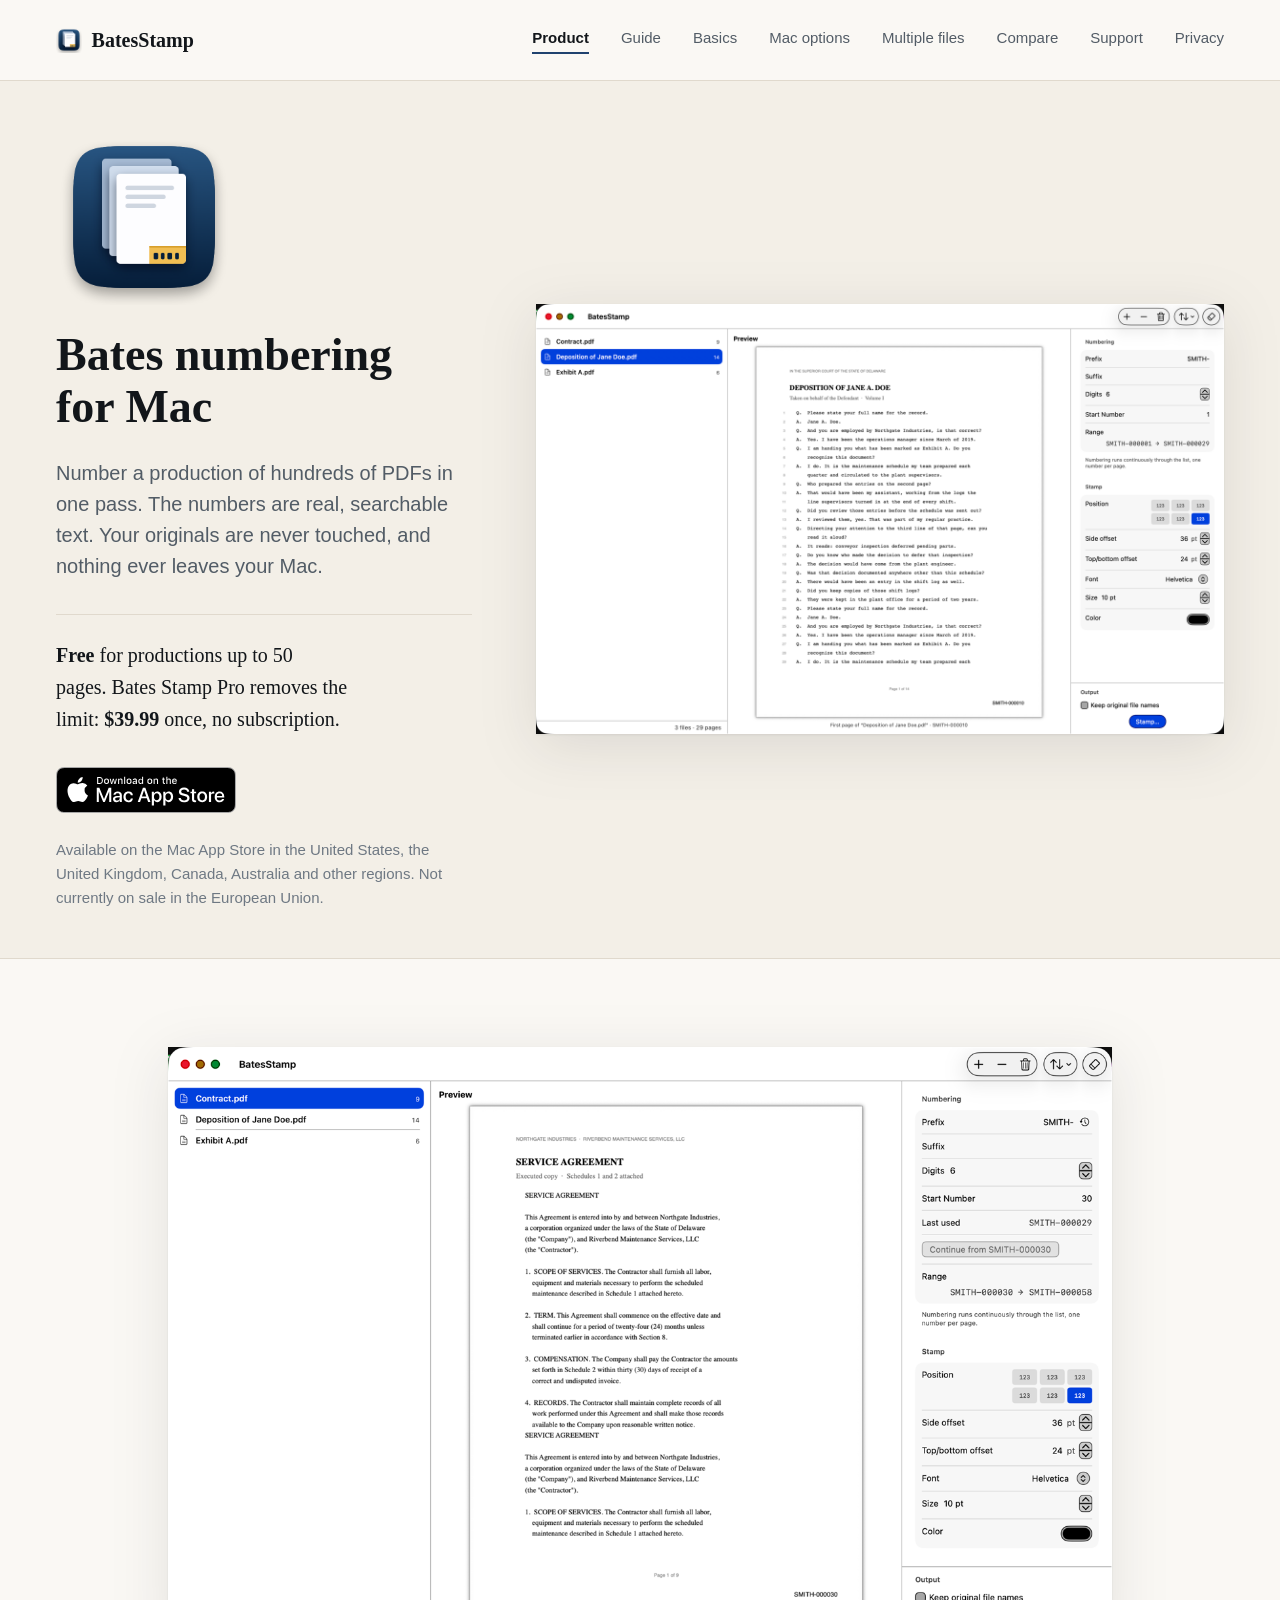
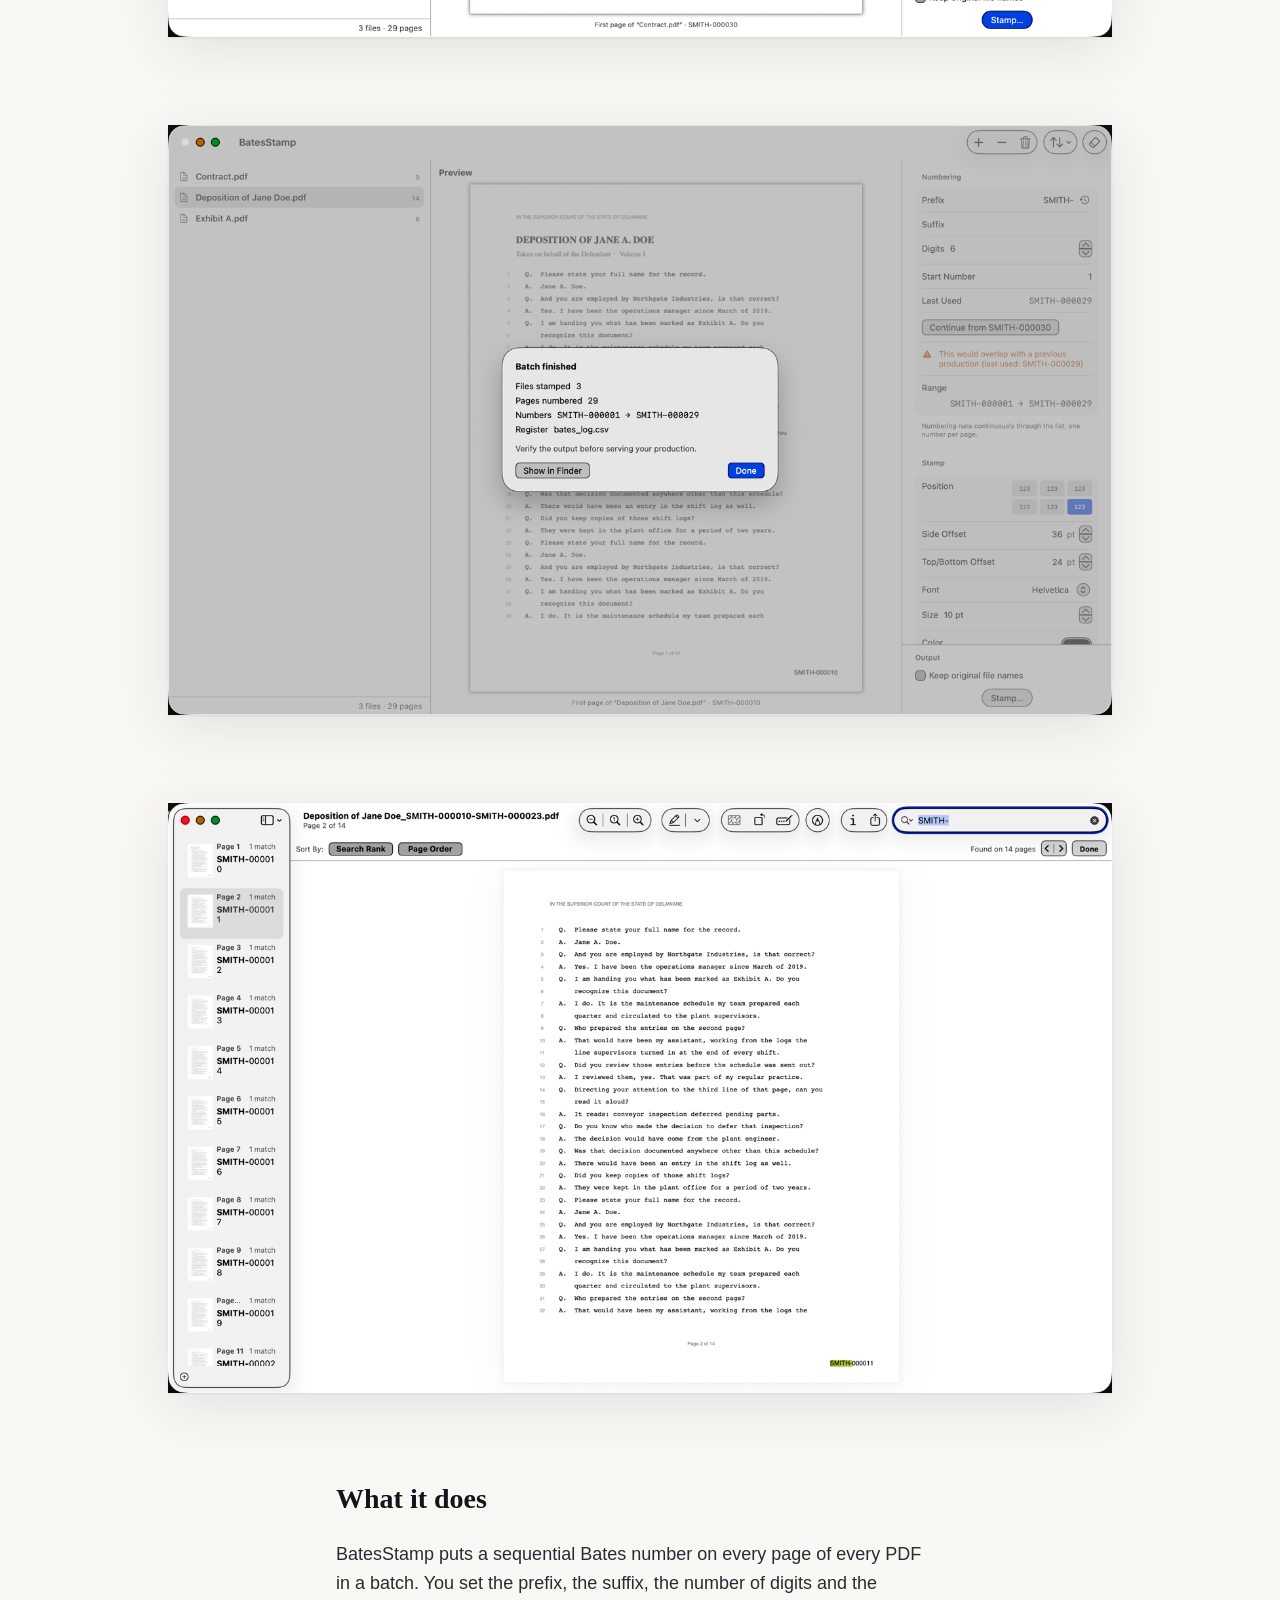
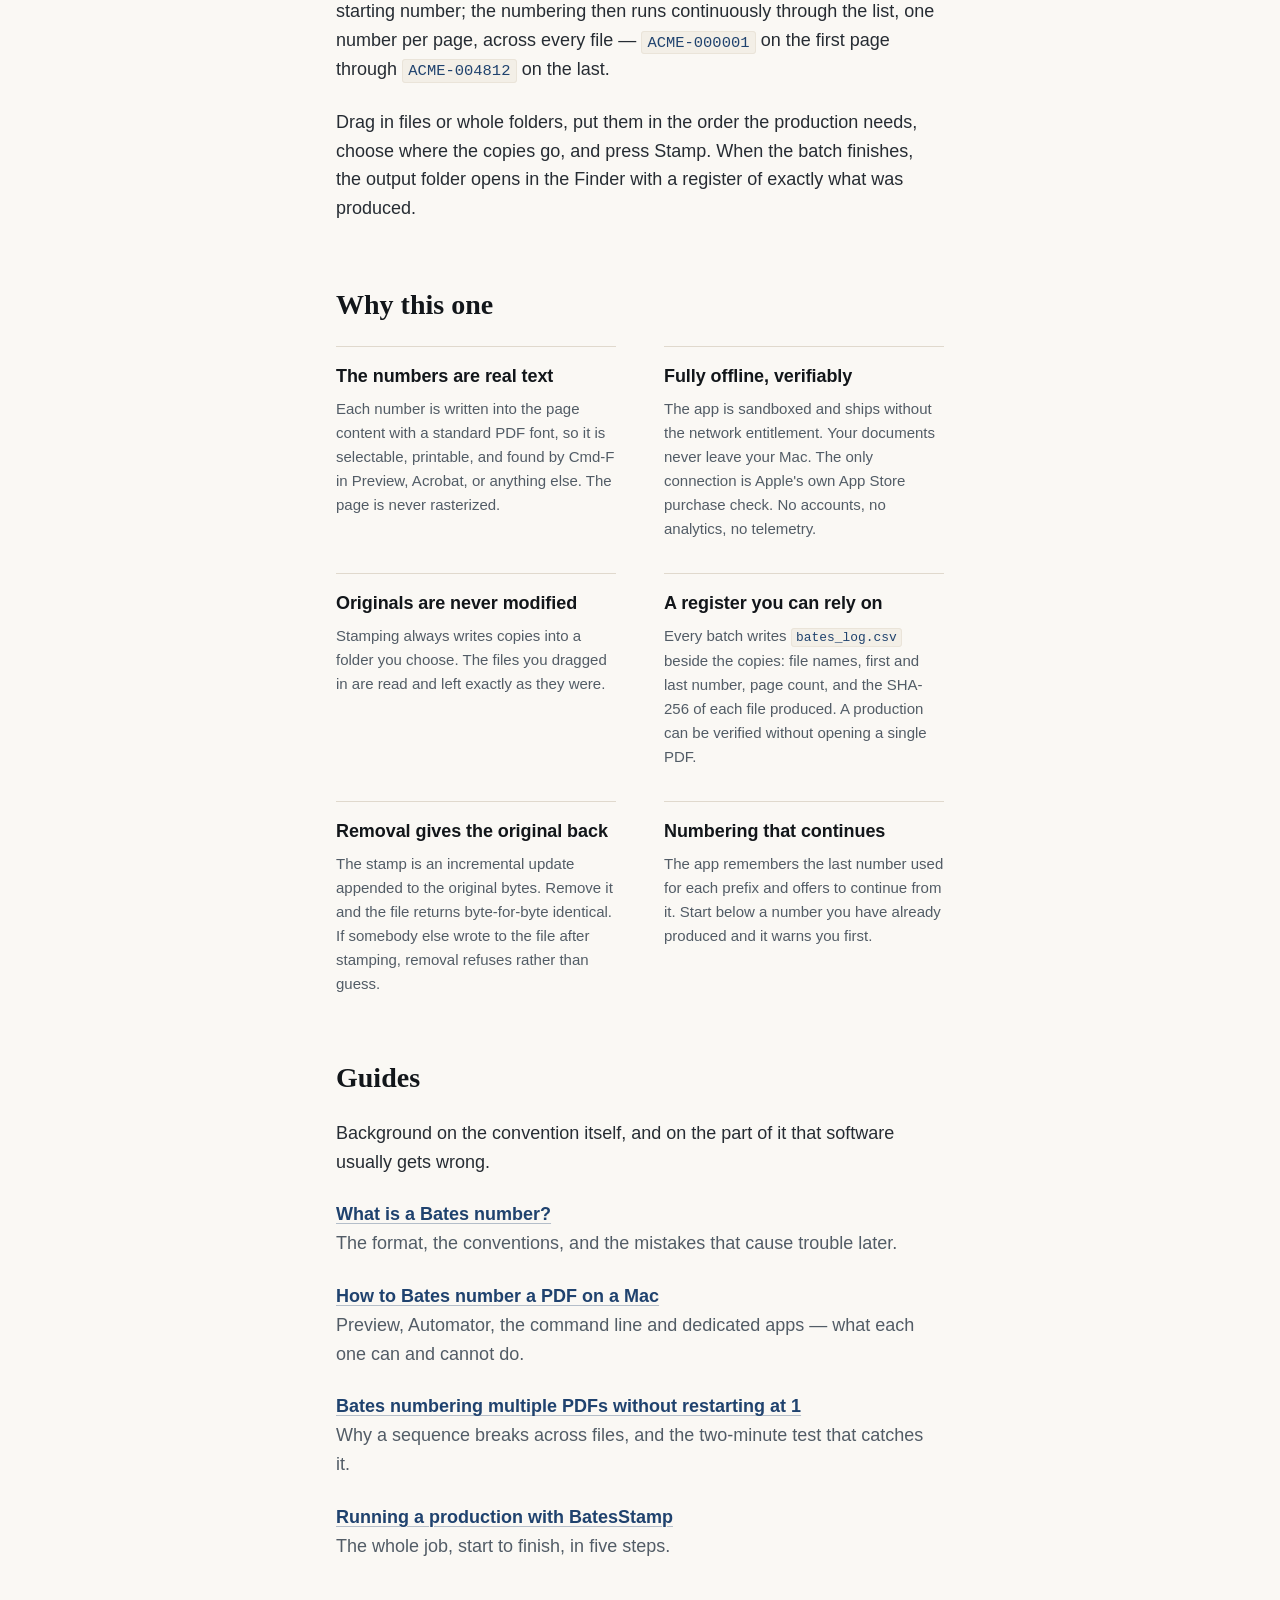
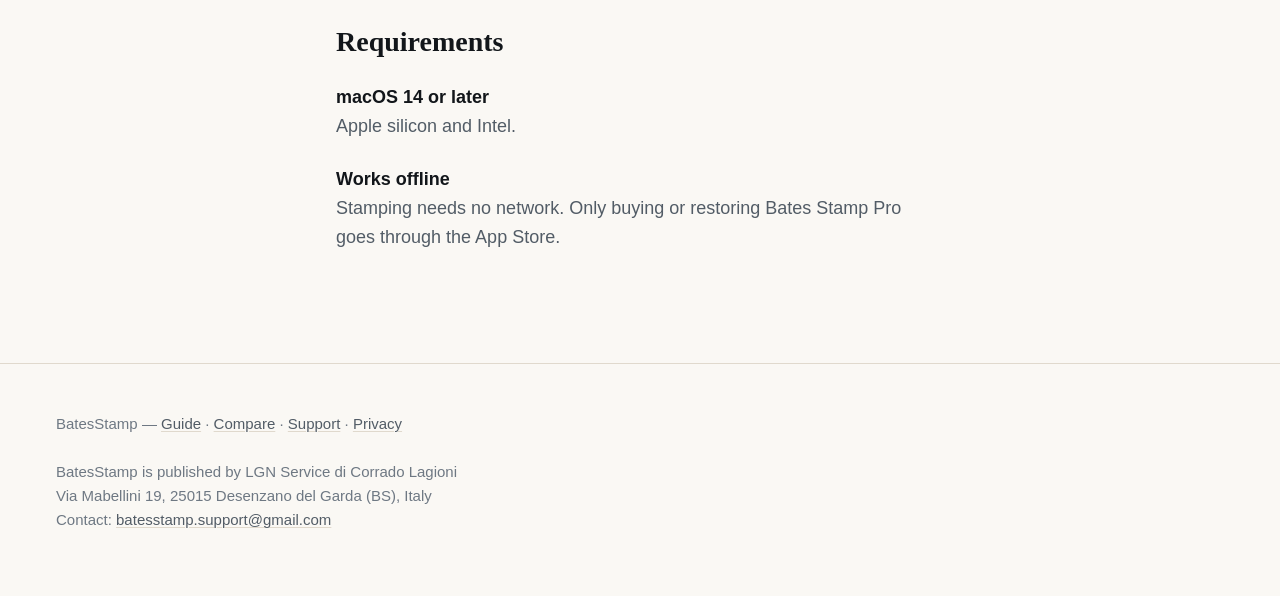
<file: index.html>
<!DOCTYPE html>
<html lang="en">
<head>
<meta charset="utf-8">
<meta name="viewport" content="width=device-width, initial-scale=1">
<title>BatesStamp — Bates numbering for Mac</title>
<meta name="description" content="Native macOS app that applies Bates numbering to batches of PDFs. Searchable numbers, fully offline. Free for productions up to 50 pages; Bates Stamp Pro is a one-time purchase.">
<meta name="google-site-verification" content="0Fkn_wu-noSVgcpJXr1SHPMTS2Ft7W7g7rR6c6q0I0M" />
<link rel="icon" href="icon.png" type="image/png">
<link rel="stylesheet" href="style.css">
</head>
<body class="home">

<header class="site-header">
    <div class="wrap-wide">
        <a class="brand" href="index.html"><img src="icon.png" alt="">BatesStamp</a>
        <nav>
            <a href="index.html" aria-current="page">Product</a>
            <a href="guide.html">Guide</a>
            <a href="what-is-a-bates-number.html">Basics</a>
            <a href="how-to-bates-number-pdf-mac.html">Mac options</a>
            <a href="bates-numbering-multiple-files.html">Multiple files</a>
            <a href="compare.html">Compare</a>
            <a href="support.html">Support</a>
            <a href="privacy.html">Privacy</a>
        </nav>
    </div>
</header>

<main class="home">

    <section class="hero">
        <div class="wrap-wide hero-grid">

            <div class="hero-text">
                <img class="app-icon" src="icon-512.png" alt="Bates Stamp app icon" width="512" height="512">
                <h1>Bates numbering for Mac</h1>
                <p class="lead">
                    Number a production of hundreds of PDFs in one pass. The numbers are
                    real, searchable text. Your originals are never touched, and nothing
                    ever leaves your Mac.
                </p>
                <p class="price"><span><strong>Free</strong> for productions up to 50 pages. Bates Stamp Pro removes the limit: <strong>$39.99</strong> once, no subscription.</span></p>

                <p class="store">
                    <a class="store-badge" href="https://apps.apple.com/us/app/bates-stamp-pdf-numbering/id6811325879">
                        <picture>
                            <source srcset="mac-app-store-badge-white.svg" media="(prefers-color-scheme: dark)">
                            <img src="mac-app-store-badge-black.svg" alt="Download on the Mac App Store" width="180" height="46">
                        </picture>
                    </a>
                </p>
                <p class="availability">Available on the Mac App Store in the United States, the United Kingdom, Canada, Australia and other regions. Not currently on sale in the European Union.</p>
            </div>

            <figure class="shot">
                <img src="images/1-batch-and-preview.png" width="1440" height="900"
                     alt="A batch of three PDFs loaded in BatesStamp, the live preview showing SMITH-000010 stamped on the first page of a deposition.">
            </figure>

        </div>
    </section>


    <div class="gallery">
        <figure class="shot">
            <img src="images/2-numbering-panel.png" width="1440" height="900" loading="lazy"
                 alt="The numbering settings: prefix SMITH-, six digits, and the range SMITH-000030 to SMITH-000058 the batch will produce.">
        </figure>
        <figure class="shot">
            <img src="images/3-batch-summary.png" width="1440" height="900" loading="lazy"
                 alt="The end-of-batch summary: three files stamped, 29 pages numbered, SMITH-000001 to SMITH-000029, register bates_log.csv.">
        </figure>
        <figure class="shot">
            <img src="images/4-search-the-number.png" width="1440" height="900" loading="lazy"
                 alt="A stamped PDF open in Preview, where a search for SMITH- finds the number on all fourteen pages.">
        </figure>
    </div>

    <div class="wrap">

    <section class="block">
        <h2>What it does</h2>
        <p>
            BatesStamp puts a sequential Bates number on every page of every PDF
            in a batch. You set the prefix, the suffix, the number of digits and
            the starting number; the numbering then runs continuously through the
            list, one number per page, across every file — <code>ACME-000001</code>
            on the first page through <code>ACME-004812</code> on the last.
        </p>
        <p>
            Drag in files or whole folders, put them in the order the production
            needs, choose where the copies go, and press Stamp. When the batch
            finishes, the output folder opens in the Finder with a register of
            exactly what was produced.
        </p>
    </section>

    <section class="block">
        <h2>Why this one</h2>
        <div class="features">

            <div class="feature">
                <h3>The numbers are real text</h3>
                <p>
                    Each number is written into the page content with a standard
                    PDF font, so it is selectable, printable, and found by Cmd-F
                    in Preview, Acrobat, or anything else. The page is never
                    rasterized.
                </p>
            </div>

            <div class="feature">
                <h3>Fully offline, verifiably</h3>
                <p>
                    The app is sandboxed and ships without the network
                    entitlement. Your documents never leave your Mac. The only
                    connection is Apple's own App Store purchase check. No
                    accounts, no analytics, no telemetry.
                </p>
            </div>

            <div class="feature">
                <h3>Originals are never modified</h3>
                <p>
                    Stamping always writes copies into a folder you choose. The
                    files you dragged in are read and left exactly as they were.
                </p>
            </div>

            <div class="feature">
                <h3>A register you can rely on</h3>
                <p>
                    Every batch writes <code>bates_log.csv</code> beside the
                    copies: file names, first and last number, page count, and
                    the SHA-256 of each file produced. A production can be
                    verified without opening a single PDF.
                </p>
            </div>

            <div class="feature">
                <h3>Removal gives the original back</h3>
                <p>
                    The stamp is an incremental update appended to the original
                    bytes. Remove it and the file returns byte-for-byte
                    identical. If somebody else wrote to the file after
                    stamping, removal refuses rather than guess.
                </p>
            </div>

            <div class="feature">
                <h3>Numbering that continues</h3>
                <p>
                    The app remembers the last number used for each prefix and
                    offers to continue from it. Start below a number you have
                    already produced and it warns you first.
                </p>
            </div>

        </div>
    </section>

    <section class="block">
        <h2>Guides</h2>
        <p>
            Background on the convention itself, and on the part of it that
            software usually gets wrong.
        </p>
        <dl class="facts">
            <dt><a href="what-is-a-bates-number.html">What is a Bates number?</a></dt>
            <dd>The format, the conventions, and the mistakes that cause trouble later.</dd>
            <dt><a href="how-to-bates-number-pdf-mac.html">How to Bates number a PDF on a Mac</a></dt>
            <dd>Preview, Automator, the command line and dedicated apps — what each one can and cannot do.</dd>
            <dt><a href="bates-numbering-multiple-files.html">Bates numbering multiple PDFs without restarting at 1</a></dt>
            <dd>Why a sequence breaks across files, and the two-minute test that catches it.</dd>
            <dt><a href="guide.html">Running a production with BatesStamp</a></dt>
            <dd>The whole job, start to finish, in five steps.</dd>
        </dl>
    </section>

    <section class="block">
        <h2>Requirements</h2>
        <dl class="facts">
            <dt>macOS 14 or later</dt>
            <dd>Apple silicon and Intel.</dd>
            <dt>Works offline</dt>
            <dd>Stamping needs no network. Only buying or restoring Bates Stamp Pro goes through the App Store.</dd>
        </dl>
    </section>

    </div>

</main>

<footer class="site-footer">
    <div class="wrap-wide">
        <p>BatesStamp — <a href="guide.html">Guide</a> · <a href="compare.html">Compare</a> · <a href="support.html">Support</a> · <a href="privacy.html">Privacy</a></p>
        <p class="publisher">
            BatesStamp is published by LGN Service di Corrado Lagioni<br>
            Via Mabellini 19, 25015 Desenzano del Garda (BS), Italy<br>
            Contact: <a href="mailto:batesstamp.support@gmail.com">batesstamp.support@gmail.com</a>
        </p>
    </div>
</footer>

</body>
</html>
</file>
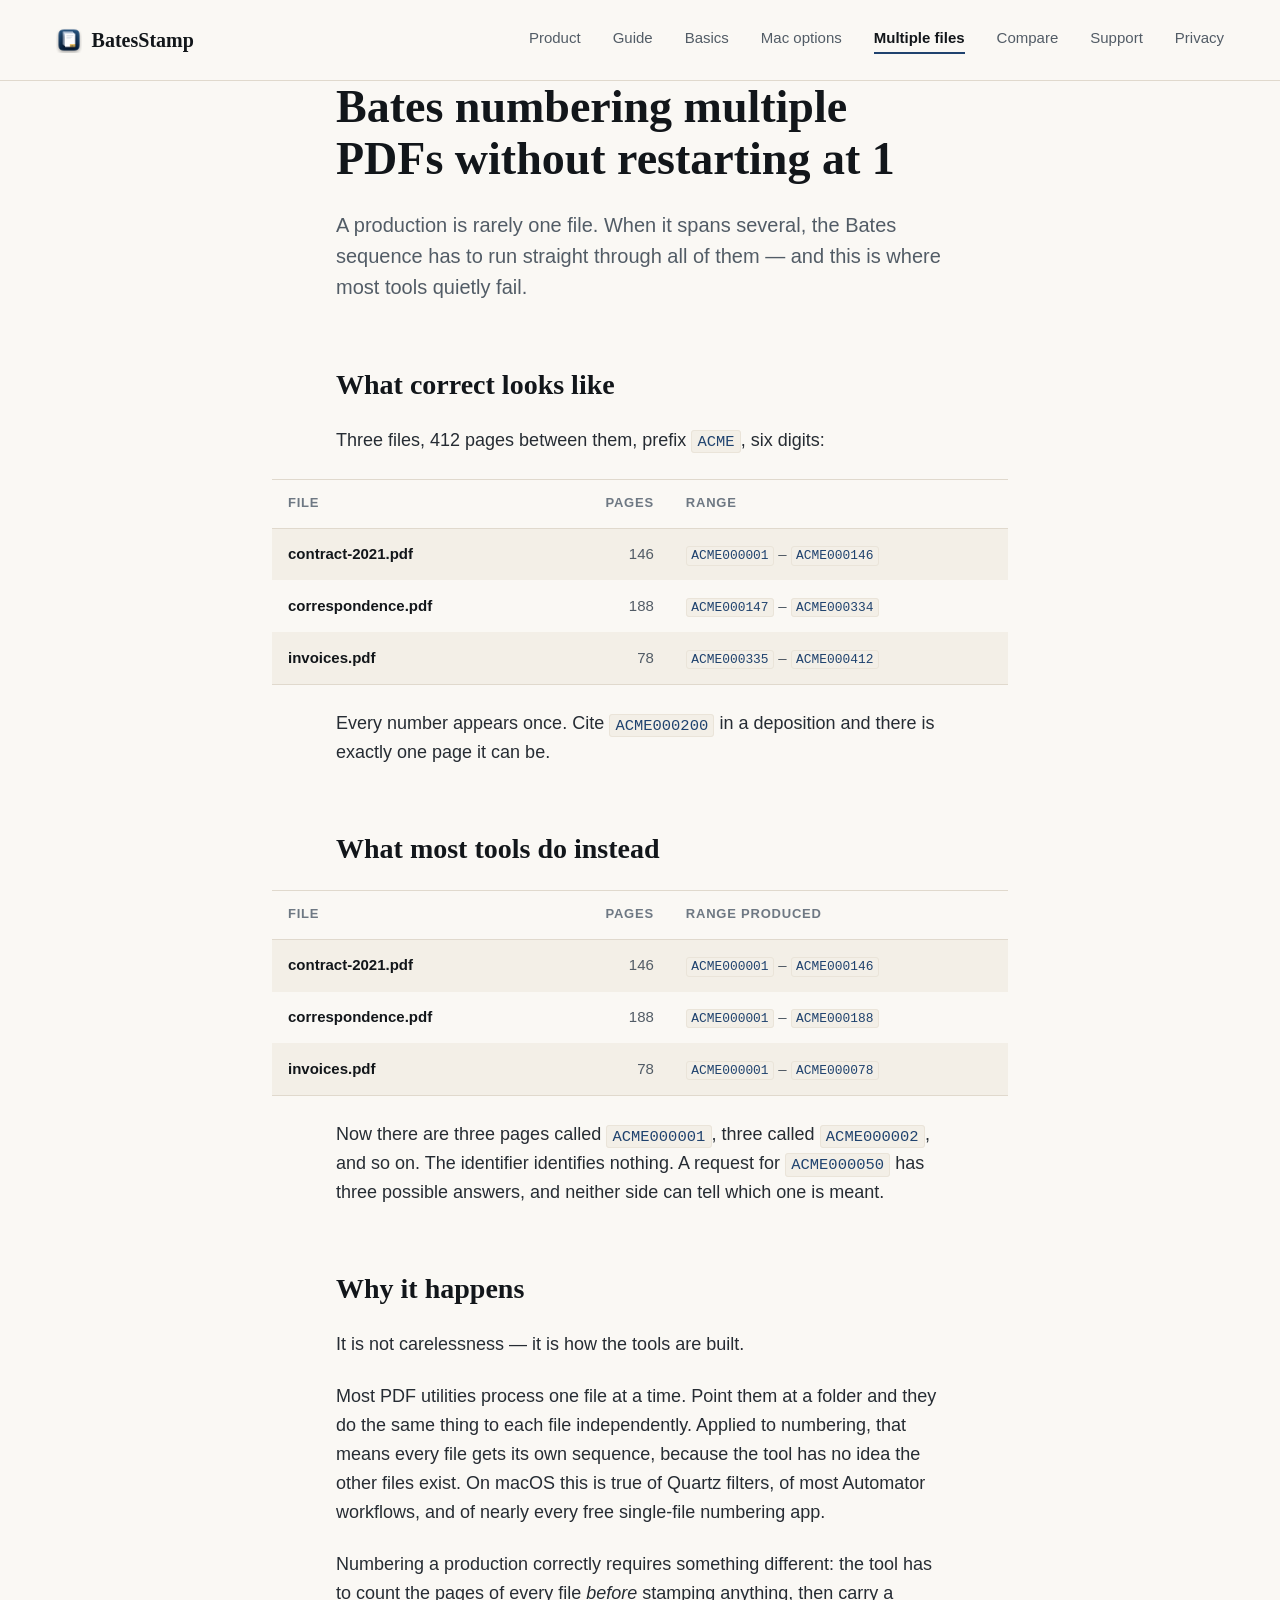
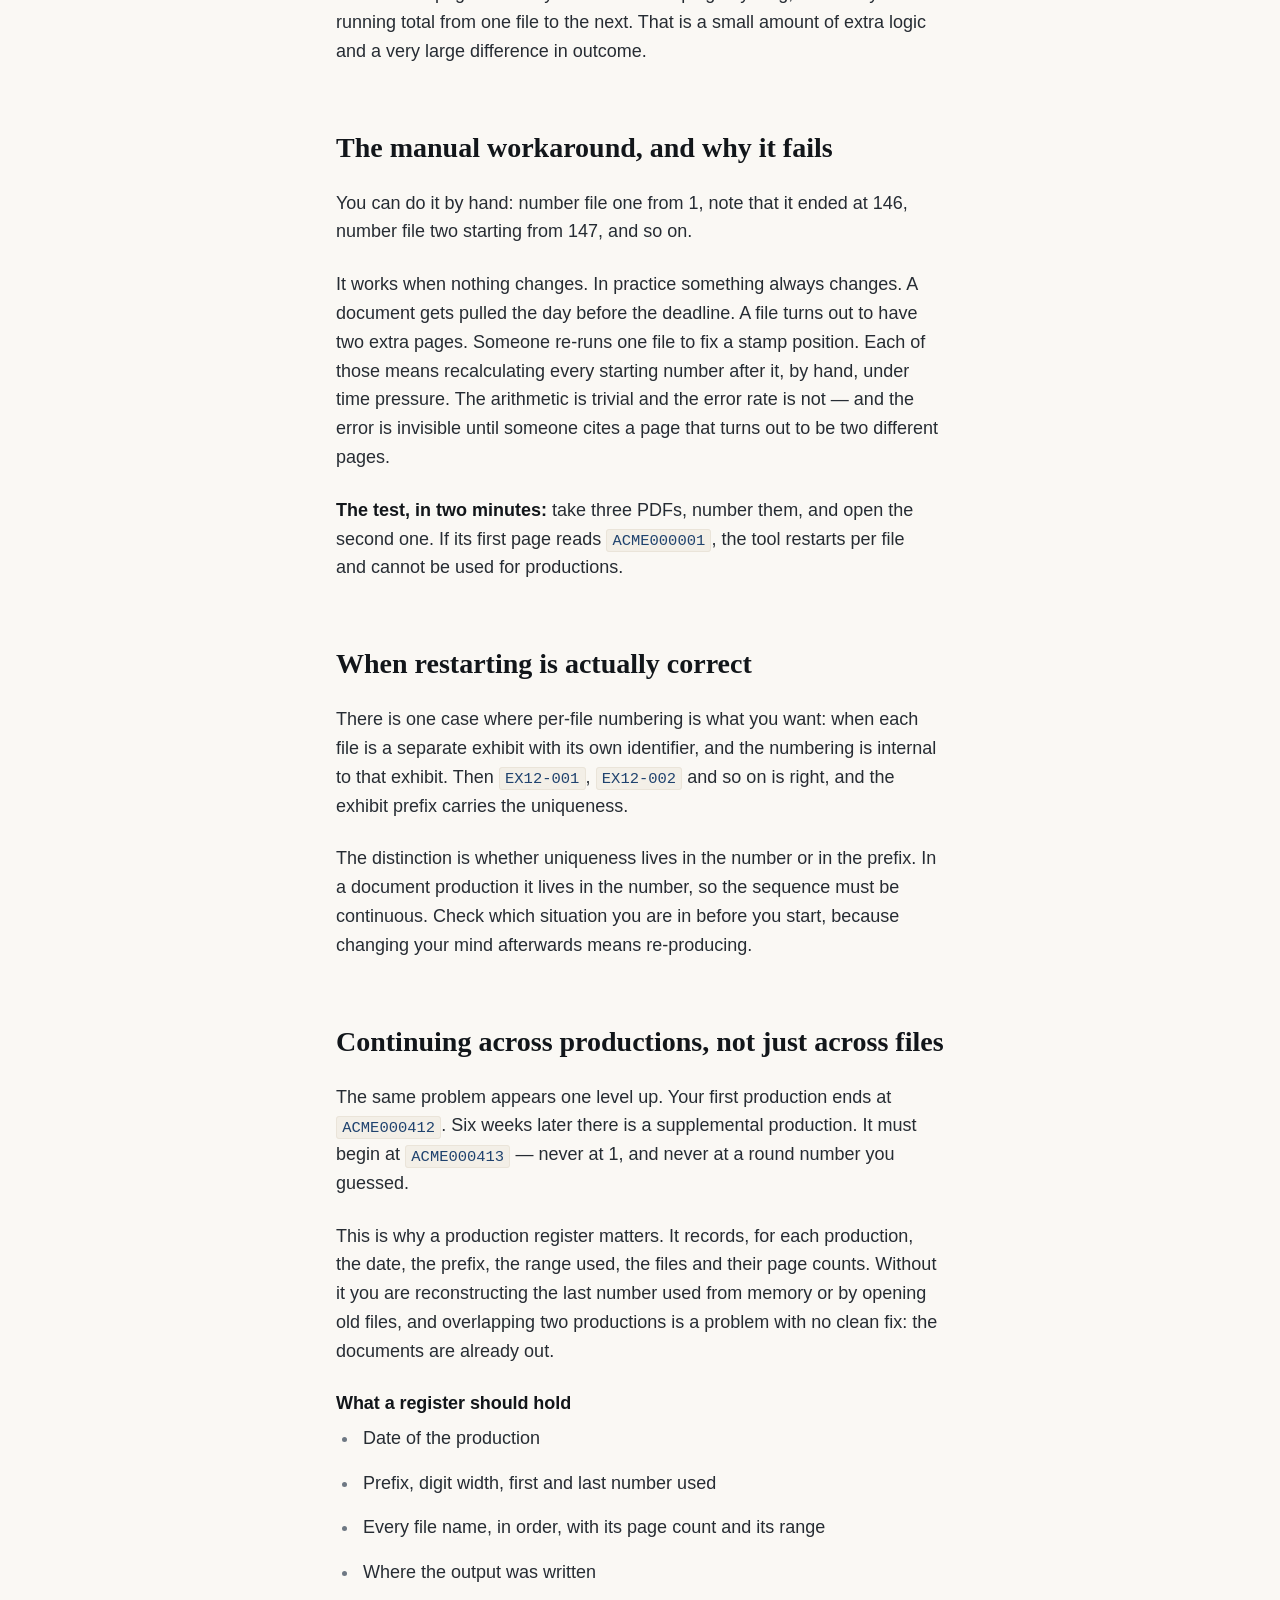
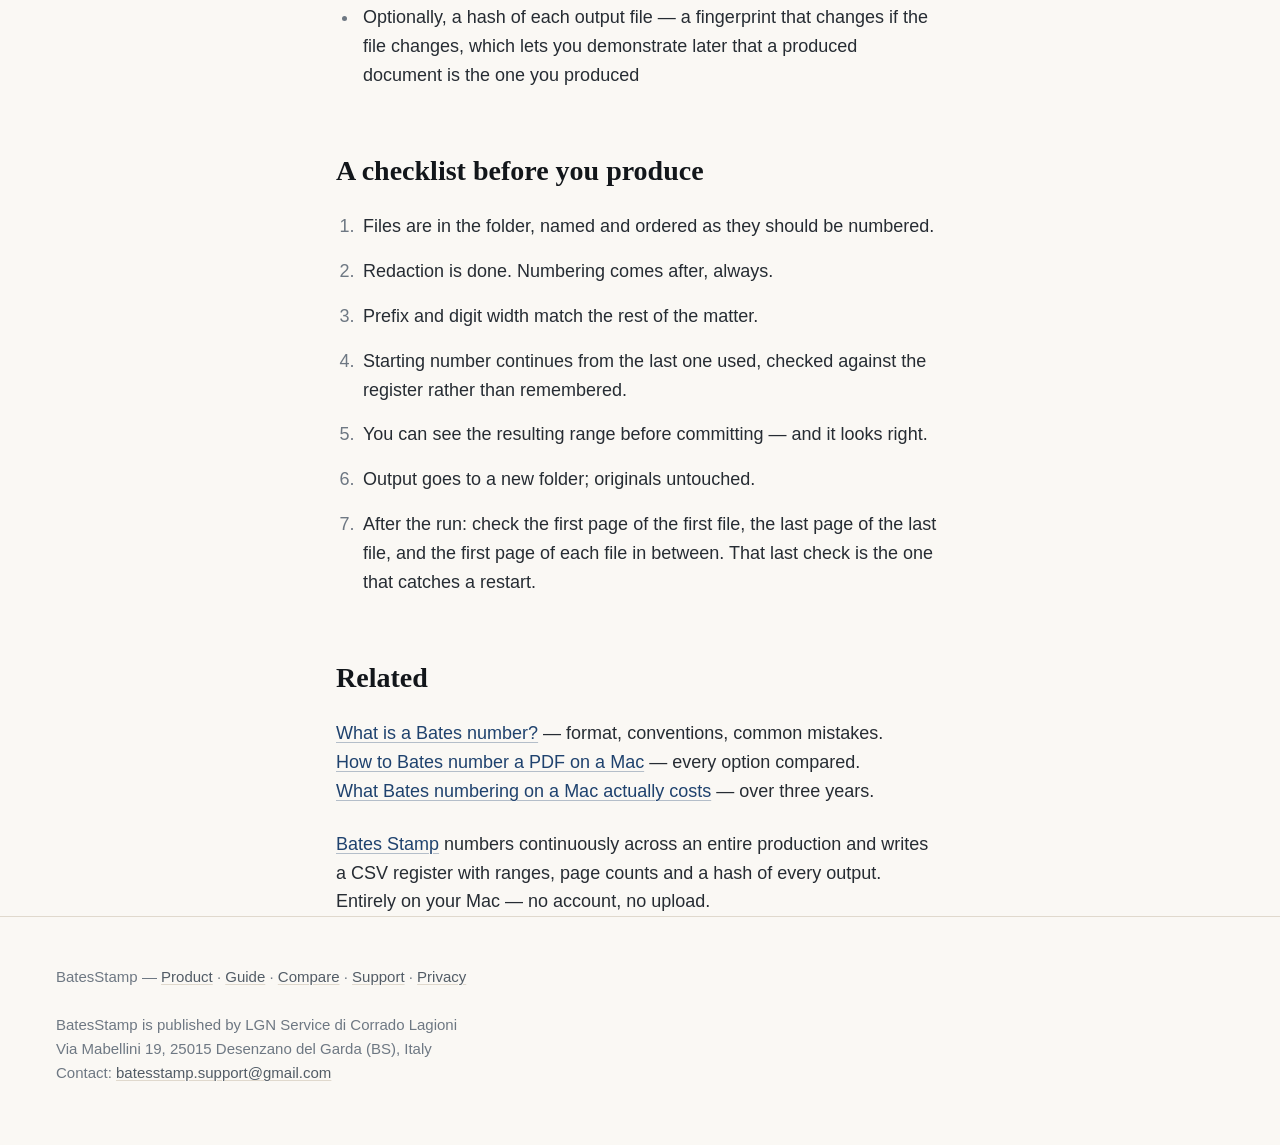
<file: bates-numbering-multiple-files.html>
<!DOCTYPE html>
<html lang="en">
<head>
<meta charset="utf-8">
<meta name="viewport" content="width=device-width, initial-scale=1">
<title>Bates Numbering Multiple PDFs Without Restarting at 1</title>
<meta name="description" content="When a production spans several files, the Bates sequence must run straight through them. Why most tools restart at 1, and how to check before you produce.">
<link rel="canonical" href="https://francescolagioni.github.io/batesstamp/bates-numbering-multiple-files.html">
<meta name="google-site-verification" content="0Fkn_wu-noSVgcpJXr1SHPMTS2Ft7W7g7rR6c6q0I0M" />
<link rel="icon" href="icon.png" type="image/png">
<link rel="stylesheet" href="style.css">
</head>
<body>

<header class="site-header">
    <div class="wrap-wide">
        <a class="brand" href="index.html"><img src="icon.png" alt="">BatesStamp</a>
        <nav>
            <a href="index.html">Product</a>
            <a href="guide.html">Guide</a>
            <a href="what-is-a-bates-number.html">Basics</a>
            <a href="how-to-bates-number-pdf-mac.html">Mac options</a>
            <a href="bates-numbering-multiple-files.html" aria-current="page">Multiple files</a>
            <a href="compare.html">Compare</a>
            <a href="support.html">Support</a>
            <a href="privacy.html">Privacy</a>
        </nav>
    </div>
</header>

<main class="wrap">

    <div class="page-head">
        <h1>Bates numbering multiple PDFs without restarting at 1</h1>
        <p class="lead">
            A production is rarely one file. When it spans several, the Bates
            sequence has to run straight through all of them — and this is where
            most tools quietly fail.
        </p>
    </div>

    <section class="block">
        <h2>What correct looks like</h2>
        <p>
            Three files, 412 pages between them, prefix <code>ACME</code>, six
            digits:
        </p>

        <div class="table-scroll">
            <table class="compare">
                <thead>
                    <tr>
                        <th scope="col">File</th>
                        <th scope="col" class="num">Pages</th>
                        <th scope="col">Range</th>
                    </tr>
                </thead>
                <tbody>
                    <tr>
                        <th scope="row">contract-2021.pdf</th>
                        <td class="num">146</td>
                        <td><code>ACME000001</code> – <code>ACME000146</code></td>
                    </tr>
                    <tr>
                        <th scope="row">correspondence.pdf</th>
                        <td class="num">188</td>
                        <td><code>ACME000147</code> – <code>ACME000334</code></td>
                    </tr>
                    <tr>
                        <th scope="row">invoices.pdf</th>
                        <td class="num">78</td>
                        <td><code>ACME000335</code> – <code>ACME000412</code></td>
                    </tr>
                </tbody>
            </table>
        </div>

        <p>
            Every number appears once. Cite <code>ACME000200</code> in a
            deposition and there is exactly one page it can be.
        </p>
    </section>

    <section class="block">
        <h2>What most tools do instead</h2>

        <div class="table-scroll">
            <table class="compare">
                <thead>
                    <tr>
                        <th scope="col">File</th>
                        <th scope="col" class="num">Pages</th>
                        <th scope="col">Range produced</th>
                    </tr>
                </thead>
                <tbody>
                    <tr>
                        <th scope="row">contract-2021.pdf</th>
                        <td class="num">146</td>
                        <td><code>ACME000001</code> – <code>ACME000146</code></td>
                    </tr>
                    <tr>
                        <th scope="row">correspondence.pdf</th>
                        <td class="num">188</td>
                        <td><code>ACME000001</code> – <code>ACME000188</code></td>
                    </tr>
                    <tr>
                        <th scope="row">invoices.pdf</th>
                        <td class="num">78</td>
                        <td><code>ACME000001</code> – <code>ACME000078</code></td>
                    </tr>
                </tbody>
            </table>
        </div>

        <p>
            Now there are three pages called <code>ACME000001</code>, three
            called <code>ACME000002</code>, and so on. The identifier identifies
            nothing. A request for <code>ACME000050</code> has three possible
            answers, and neither side can tell which one is meant.
        </p>
    </section>

    <section class="block">
        <h2>Why it happens</h2>
        <p>It is not carelessness — it is how the tools are built.</p>
        <p>
            Most PDF utilities process one file at a time. Point them at a folder
            and they do the same thing to each file independently. Applied to
            numbering, that means every file gets its own sequence, because the
            tool has no idea the other files exist. On macOS this is true of
            Quartz filters, of most Automator workflows, and of nearly every free
            single-file numbering app.
        </p>
        <p>
            Numbering a production correctly requires something different: the
            tool has to count the pages of every file <em>before</em> stamping
            anything, then carry a running total from one file to the next. That
            is a small amount of extra logic and a very large difference in
            outcome.
        </p>
    </section>

    <section class="block">
        <h2>The manual workaround, and why it fails</h2>
        <p>
            You can do it by hand: number file one from 1, note that it ended at
            146, number file two starting from 147, and so on.
        </p>
        <p>
            It works when nothing changes. In practice something always changes.
            A document gets pulled the day before the deadline. A file turns out
            to have two extra pages. Someone re-runs one file to fix a stamp
            position. Each of those means recalculating every starting number
            after it, by hand, under time pressure. The arithmetic is trivial and
            the error rate is not — and the error is invisible until someone
            cites a page that turns out to be two different pages.
        </p>
        <p>
            <strong>The test, in two minutes:</strong> take three PDFs, number
            them, and open the second one. If its first page reads
            <code>ACME000001</code>, the tool restarts per file and cannot be
            used for productions.
        </p>
    </section>

    <section class="block">
        <h2>When restarting is actually correct</h2>
        <p>
            There is one case where per-file numbering is what you want: when
            each file is a separate exhibit with its own identifier, and the
            numbering is internal to that exhibit. Then <code>EX12-001</code>,
            <code>EX12-002</code> and so on is right, and the exhibit prefix
            carries the uniqueness.
        </p>
        <p>
            The distinction is whether uniqueness lives in the number or in the
            prefix. In a document production it lives in the number, so the
            sequence must be continuous. Check which situation you are in before
            you start, because changing your mind afterwards means re-producing.
        </p>
    </section>

    <section class="block">
        <h2>Continuing across productions, not just across files</h2>
        <p>
            The same problem appears one level up. Your first production ends at
            <code>ACME000412</code>. Six weeks later there is a supplemental
            production. It must begin at <code>ACME000413</code> — never at 1,
            and never at a round number you guessed.
        </p>
        <p>
            This is why a production register matters. It records, for each
            production, the date, the prefix, the range used, the files and their
            page counts. Without it you are reconstructing the last number used
            from memory or by opening old files, and overlapping two productions
            is a problem with no clean fix: the documents are already out.
        </p>

        <h3>What a register should hold</h3>
        <ul>
            <li>Date of the production</li>
            <li>Prefix, digit width, first and last number used</li>
            <li>Every file name, in order, with its page count and its range</li>
            <li>Where the output was written</li>
            <li>
                Optionally, a hash of each output file — a fingerprint that
                changes if the file changes, which lets you demonstrate later
                that a produced document is the one you produced
            </li>
        </ul>
    </section>

    <section class="block">
        <h2>A checklist before you produce</h2>
        <ol>
            <li>Files are in the folder, named and ordered as they should be numbered.</li>
            <li>Redaction is done. Numbering comes after, always.</li>
            <li>Prefix and digit width match the rest of the matter.</li>
            <li>
                Starting number continues from the last one used, checked against
                the register rather than remembered.
            </li>
            <li>You can see the resulting range before committing — and it looks right.</li>
            <li>Output goes to a new folder; originals untouched.</li>
            <li>
                After the run: check the first page of the first file, the last
                page of the last file, and the first page of each file in
                between. That last check is the one that catches a restart.
            </li>
        </ol>
    </section>

    <section class="block">
        <h2>Related</h2>
        <p>
            <a href="what-is-a-bates-number.html">What is a Bates number?</a> —
            format, conventions, common mistakes.<br>
            <a href="how-to-bates-number-pdf-mac.html">How to Bates number a PDF
            on a Mac</a> — every option compared.<br>
            <a href="compare.html">What Bates numbering on a Mac actually
            costs</a> — over three years.
        </p>
        <p>
            <a href="index.html">Bates Stamp</a> numbers continuously across an
            entire production and writes a CSV register with ranges, page counts
            and a hash of every output. Entirely on your Mac — no account, no
            upload.
        </p>
    </section>

</main>

<footer class="site-footer">
    <div class="wrap-wide">
        <p>BatesStamp — <a href="index.html">Product</a> · <a href="guide.html">Guide</a> · <a href="compare.html">Compare</a> · <a href="support.html">Support</a> · <a href="privacy.html">Privacy</a></p>
        <p class="publisher">
            BatesStamp is published by LGN Service di Corrado Lagioni<br>
            Via Mabellini 19, 25015 Desenzano del Garda (BS), Italy<br>
            Contact: <a href="mailto:batesstamp.support@gmail.com">batesstamp.support@gmail.com</a>
        </p>
    </div>
</footer>

</body>
</html>
</file>
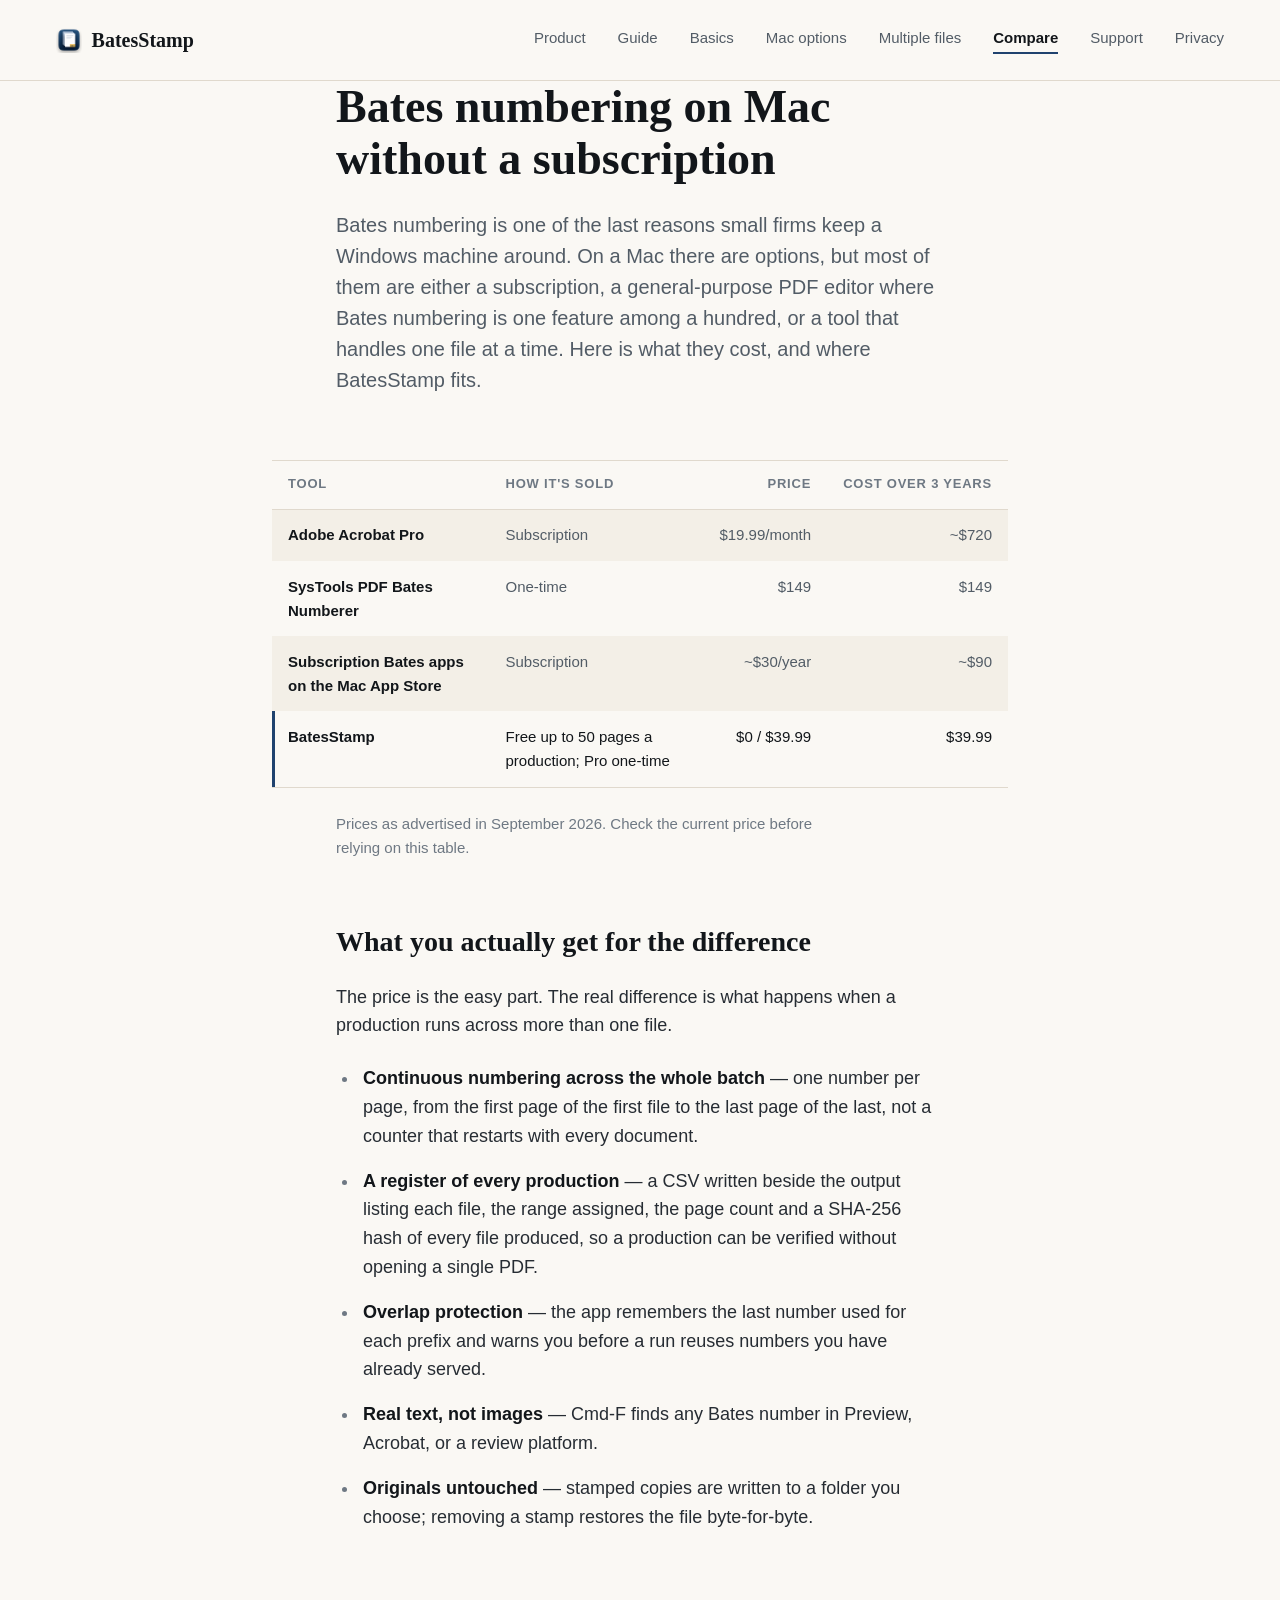
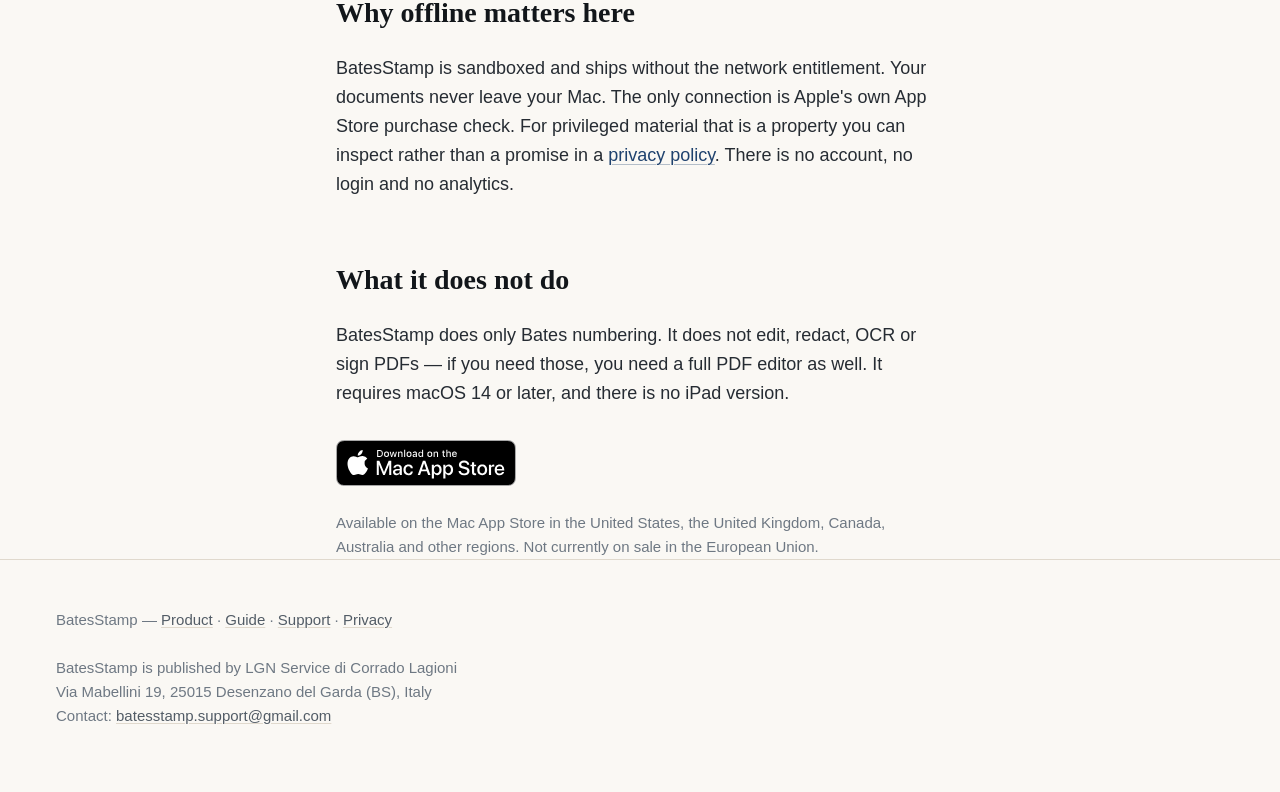
<file: compare.html>
<!DOCTYPE html>
<html lang="en">
<head>
<meta charset="utf-8">
<meta name="viewport" content="width=device-width, initial-scale=1">
<title>Bates numbering on Mac without a subscription — BatesStamp</title>
<meta name="description" content="What Bates numbering costs on a Mac, and how a free app with a one-time Pro unlock compares to Acrobat Pro and subscription alternatives.">
<meta name="google-site-verification" content="0Fkn_wu-noSVgcpJXr1SHPMTS2Ft7W7g7rR6c6q0I0M" />
<link rel="icon" href="icon.png" type="image/png">
<link rel="stylesheet" href="style.css">
</head>
<body>

<header class="site-header">
    <div class="wrap-wide">
        <a class="brand" href="index.html"><img src="icon.png" alt="">BatesStamp</a>
        <nav>
            <a href="index.html">Product</a>
            <a href="guide.html">Guide</a>
            <a href="what-is-a-bates-number.html">Basics</a>
            <a href="how-to-bates-number-pdf-mac.html">Mac options</a>
            <a href="bates-numbering-multiple-files.html">Multiple files</a>
            <a href="compare.html" aria-current="page">Compare</a>
            <a href="support.html">Support</a>
            <a href="privacy.html">Privacy</a>
        </nav>
    </div>
</header>

<main class="wrap">

    <div class="page-head">
        <h1>Bates numbering on Mac without a subscription</h1>
        <p class="lead">
            Bates numbering is one of the last reasons small firms keep a Windows
            machine around. On a Mac there are options, but most of them are
            either a subscription, a general-purpose PDF editor where Bates
            numbering is one feature among a hundred, or a tool that handles one
            file at a time. Here is what they cost, and where BatesStamp fits.
        </p>
    </div>

    <section class="block">
        <div class="table-scroll">
            <table class="compare">
                <thead>
                    <tr>
                        <th scope="col">Tool</th>
                        <th scope="col">How it's sold</th>
                        <th scope="col" class="num">Price</th>
                        <th scope="col" class="num">Cost over 3 years</th>
                    </tr>
                </thead>
                <tbody>
                    <tr>
                        <th scope="row">Adobe Acrobat Pro</th>
                        <td>Subscription</td>
                        <td class="num">$19.99/month</td>
                        <td class="num">~$720</td>
                    </tr>
                    <tr>
                        <th scope="row">SysTools PDF Bates Numberer</th>
                        <td>One-time</td>
                        <td class="num">$149</td>
                        <td class="num">$149</td>
                    </tr>
                    <tr>
                        <th scope="row">Subscription Bates apps on the Mac App Store</th>
                        <td>Subscription</td>
                        <td class="num">~$30/year</td>
                        <td class="num">~$90</td>
                    </tr>
                    <tr class="is-ours">
                        <th scope="row">BatesStamp</th>
                        <td>Free up to 50 pages a production; Pro one-time</td>
                        <td class="num">$0 / $39.99</td>
                        <td class="num">$39.99</td>
                    </tr>
                </tbody>
            </table>
        </div>
        <p class="table-note">
            Prices as advertised in September 2026. Check the current price
            before relying on this table.
        </p>
    </section>

    <section class="block">
        <h2>What you actually get for the difference</h2>
        <p>
            The price is the easy part. The real difference is what happens when
            a production runs across more than one file.
        </p>
        <ul>
            <li>
                <strong>Continuous numbering across the whole batch</strong> —
                one number per page, from the first page of the first file to
                the last page of the last, not a counter that restarts with
                every document.
            </li>
            <li>
                <strong>A register of every production</strong> — a CSV written
                beside the output listing each file, the range assigned, the
                page count and a SHA-256 hash of every file produced, so a
                production can be verified without opening a single PDF.
            </li>
            <li>
                <strong>Overlap protection</strong> — the app remembers the last
                number used for each prefix and warns you before a run reuses
                numbers you have already served.
            </li>
            <li>
                <strong>Real text, not images</strong> — Cmd-F finds any Bates
                number in Preview, Acrobat, or a review platform.
            </li>
            <li>
                <strong>Originals untouched</strong> — stamped copies are
                written to a folder you choose; removing a stamp restores the
                file byte-for-byte.
            </li>
        </ul>
    </section>

    <section class="block">
        <h2>Why offline matters here</h2>
        <p>
            BatesStamp is sandboxed and ships without the network entitlement.
            Your documents never leave your Mac. The only connection is Apple's
            own App Store purchase check. For privileged material that is a
            property you can inspect rather than a promise in a
            <a href="privacy.html">privacy policy</a>. There is no account, no
            login and no analytics.
        </p>
    </section>

    <section class="block">
        <h2>What it does not do</h2>
        <p>
            BatesStamp does only Bates numbering. It does not edit, redact, OCR
            or sign PDFs — if you need those, you need a full PDF editor as
            well. It requires macOS 14 or later, and there is no iPad version.
        </p>

        <p class="store">
            <a class="store-badge" href="https://apps.apple.com/us/app/bates-stamp-pdf-numbering/id6811325879">
                <picture>
                    <source srcset="mac-app-store-badge-white.svg" media="(prefers-color-scheme: dark)">
                    <img src="mac-app-store-badge-black.svg" alt="Download on the Mac App Store" width="180" height="46">
                </picture>
            </a>
        </p>
        <p class="availability">Available on the Mac App Store in the United States, the United Kingdom, Canada, Australia and other regions. Not currently on sale in the European Union.</p>
    </section>

</main>

<footer class="site-footer">
    <div class="wrap-wide">
        <p>BatesStamp — <a href="index.html">Product</a> · <a href="guide.html">Guide</a> · <a href="support.html">Support</a> · <a href="privacy.html">Privacy</a></p>
        <p class="publisher">
            BatesStamp is published by LGN Service di Corrado Lagioni<br>
            Via Mabellini 19, 25015 Desenzano del Garda (BS), Italy<br>
            Contact: <a href="mailto:batesstamp.support@gmail.com">batesstamp.support@gmail.com</a>
        </p>
    </div>
</footer>

</body>
</html>
</file>
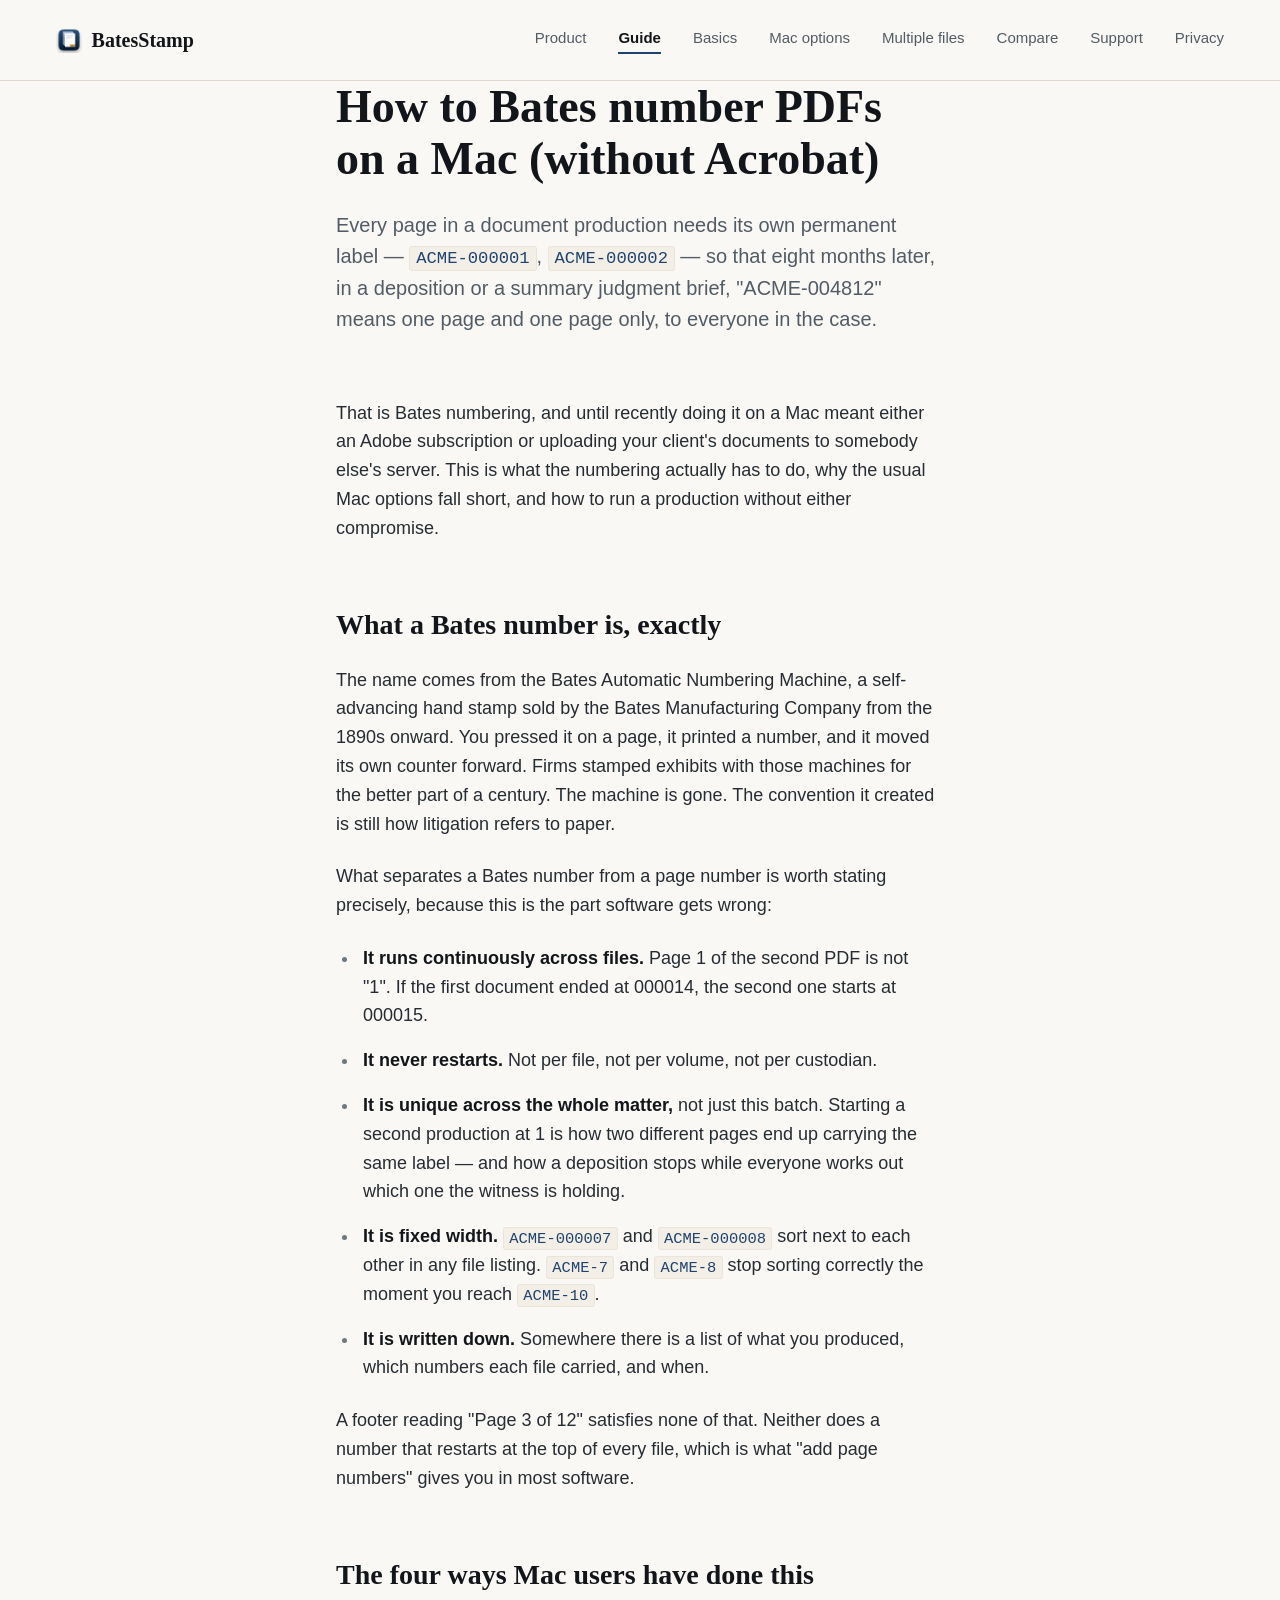
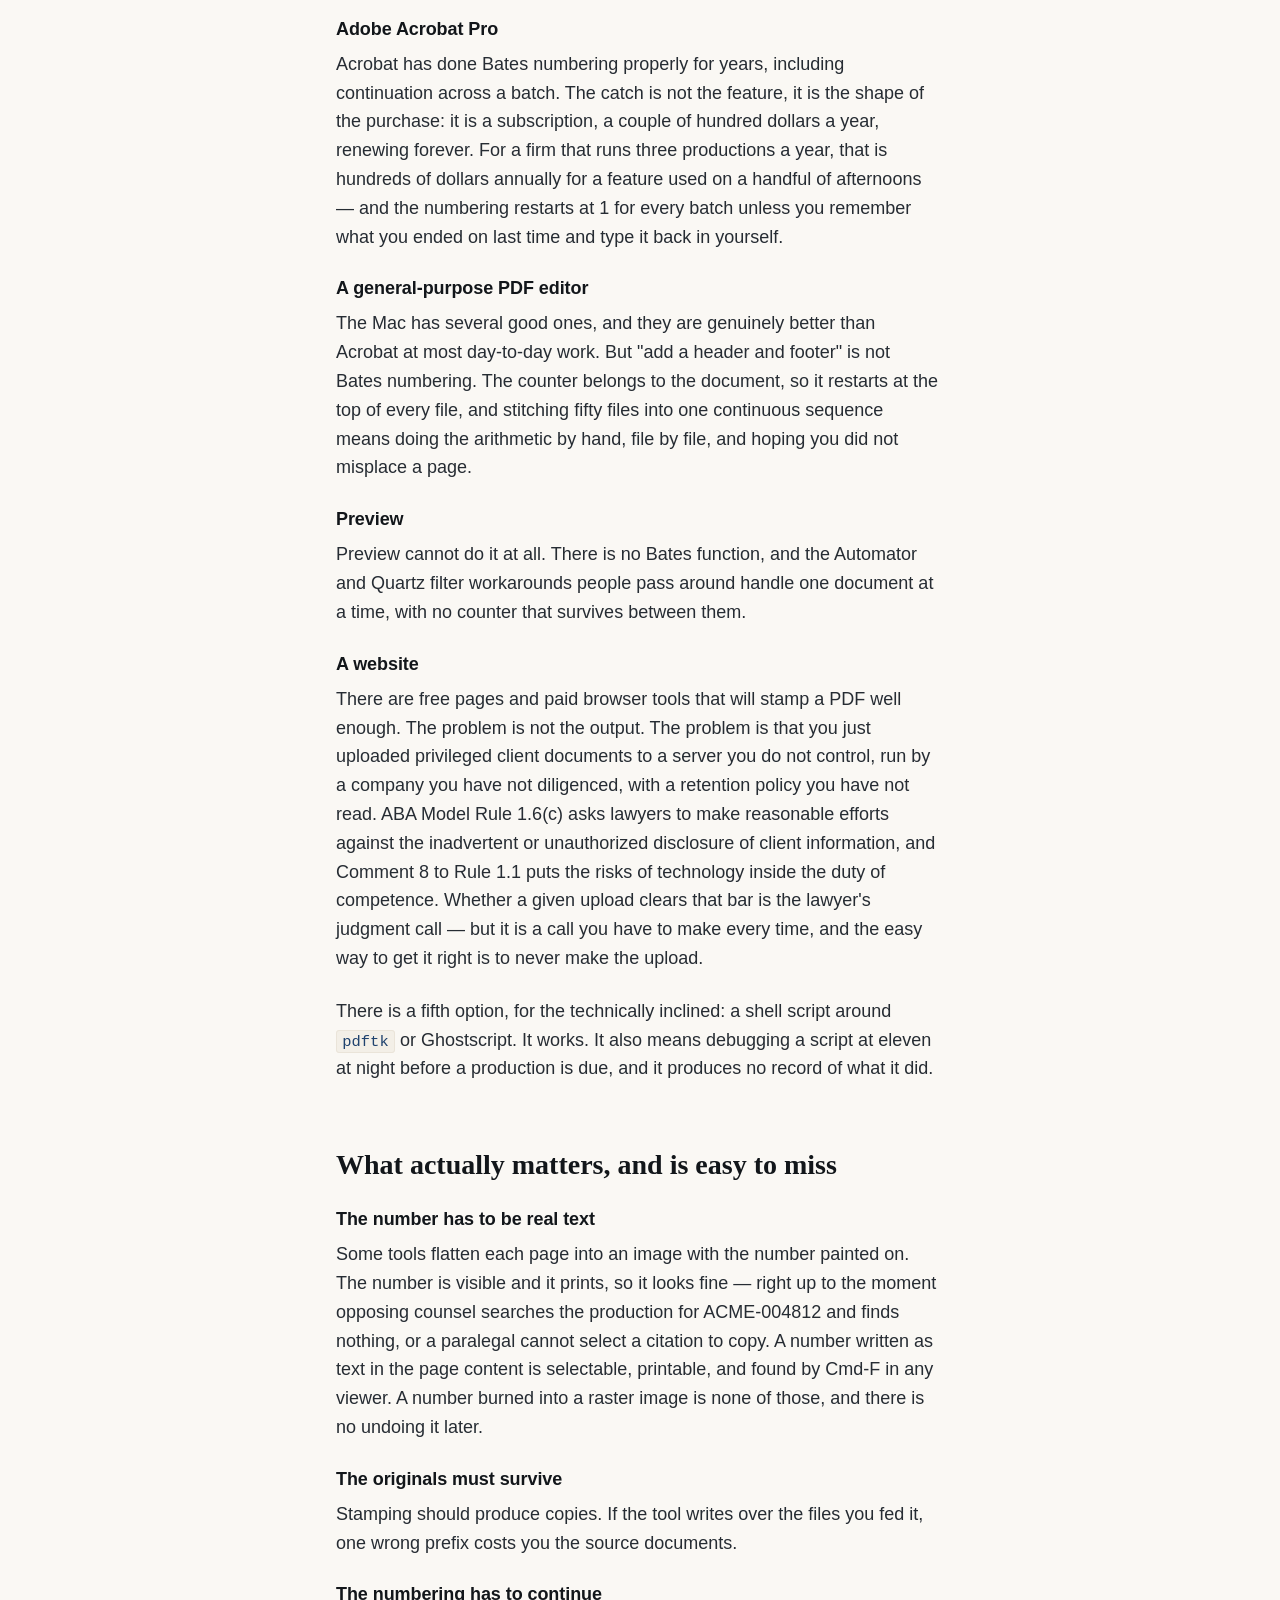
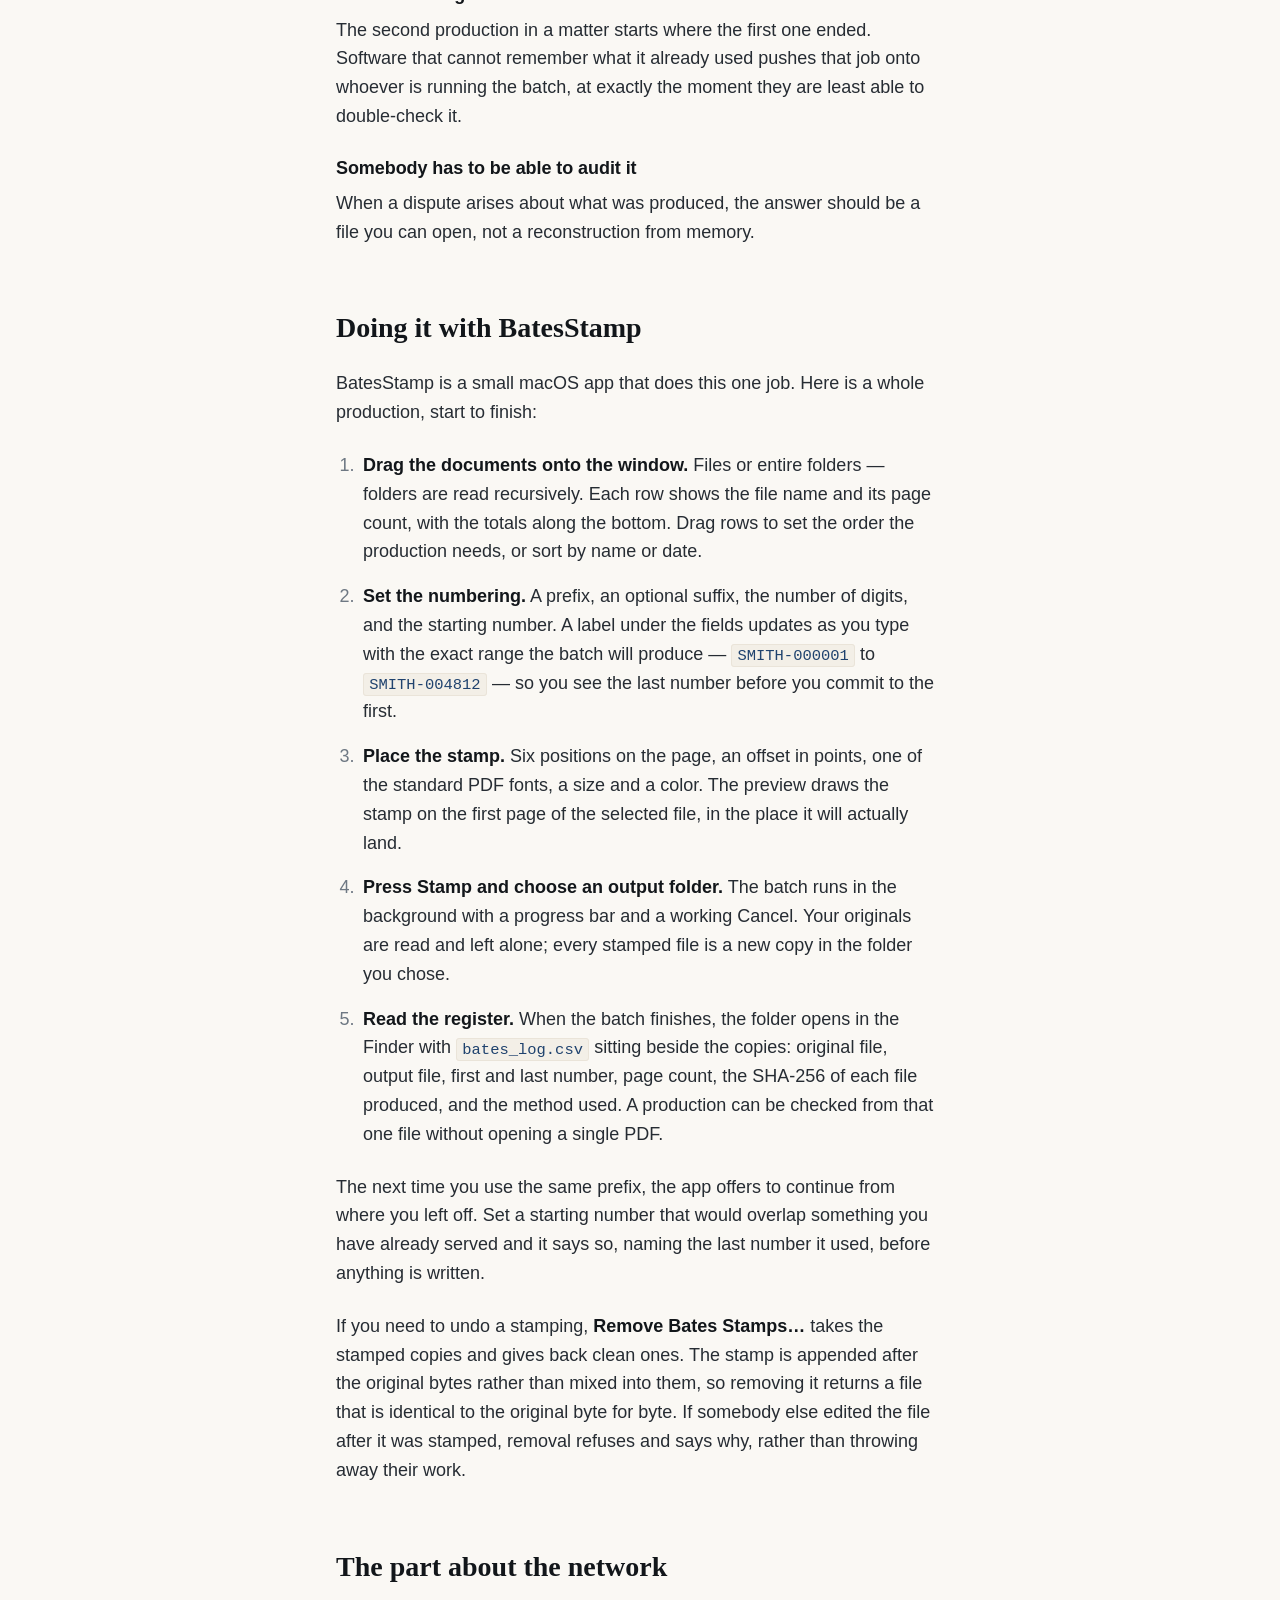
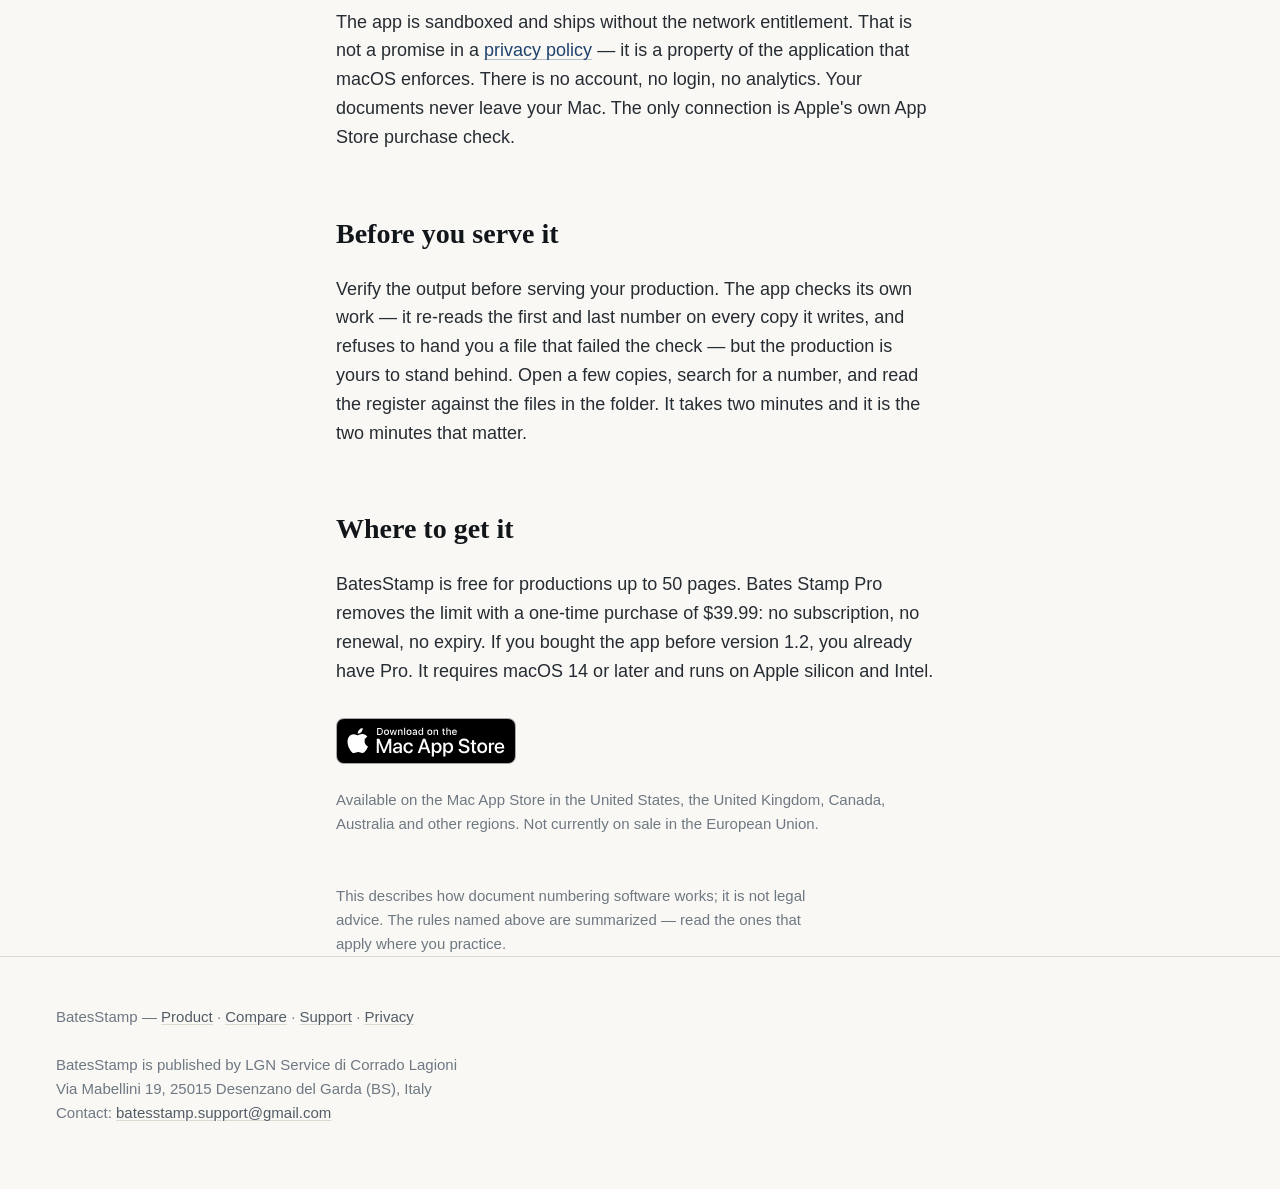
<file: guide.html>
<!DOCTYPE html>
<html lang="en">
<head>
<meta charset="utf-8">
<meta name="viewport" content="width=device-width, initial-scale=1">
<title>How to Bates number PDFs on a Mac (without Acrobat) — BatesStamp</title>
<meta name="description" content="What a Bates number has to do, why the usual Mac options fall short, and how to run a production without a subscription or an upload.">
<meta name="google-site-verification" content="0Fkn_wu-noSVgcpJXr1SHPMTS2Ft7W7g7rR6c6q0I0M" />
<link rel="icon" href="icon.png" type="image/png">
<link rel="stylesheet" href="style.css">
</head>
<body>

<header class="site-header">
    <div class="wrap-wide">
        <a class="brand" href="index.html"><img src="icon.png" alt="">BatesStamp</a>
        <nav>
            <a href="index.html">Product</a>
            <a href="guide.html" aria-current="page">Guide</a>
            <a href="what-is-a-bates-number.html">Basics</a>
            <a href="how-to-bates-number-pdf-mac.html">Mac options</a>
            <a href="bates-numbering-multiple-files.html">Multiple files</a>
            <a href="compare.html">Compare</a>
            <a href="support.html">Support</a>
            <a href="privacy.html">Privacy</a>
        </nav>
    </div>
</header>

<main class="wrap">

    <div class="page-head">
        <h1>How to Bates number PDFs on a Mac (without Acrobat)</h1>
        <p class="lead">
            Every page in a document production needs its own permanent label —
            <code>ACME-000001</code>, <code>ACME-000002</code> — so that eight
            months later, in a deposition or a summary judgment brief,
            "ACME-004812" means one page and one page only, to everyone in the
            case.
        </p>
    </div>

    <section class="block">
        <p>
            That is Bates numbering, and until recently doing it on a Mac meant
            either an Adobe subscription or uploading your client's documents to
            somebody else's server. This is what the numbering actually has to
            do, why the usual Mac options fall short, and how to run a
            production without either compromise.
        </p>
    </section>

    <section class="block">
        <h2>What a Bates number is, exactly</h2>
        <p>
            The name comes from the Bates Automatic Numbering Machine, a
            self-advancing hand stamp sold by the Bates Manufacturing Company
            from the 1890s onward. You pressed it on a page, it printed a
            number, and it moved its own counter forward. Firms stamped exhibits
            with those machines for the better part of a century. The machine is
            gone. The convention it created is still how litigation refers to
            paper.
        </p>
        <p>
            What separates a Bates number from a page number is worth stating
            precisely, because this is the part software gets wrong:
        </p>
        <ul>
            <li>
                <strong>It runs continuously across files.</strong> Page 1 of
                the second PDF is not "1". If the first document ended at
                000014, the second one starts at 000015.
            </li>
            <li>
                <strong>It never restarts.</strong> Not per file, not per
                volume, not per custodian.
            </li>
            <li>
                <strong>It is unique across the whole matter,</strong> not just
                this batch. Starting a second production at 1 is how two
                different pages end up carrying the same label — and how a
                deposition stops while everyone works out which one the witness
                is holding.
            </li>
            <li>
                <strong>It is fixed width.</strong> <code>ACME-000007</code> and
                <code>ACME-000008</code> sort next to each other in any file
                listing. <code>ACME-7</code> and <code>ACME-8</code> stop
                sorting correctly the moment you reach <code>ACME-10</code>.
            </li>
            <li>
                <strong>It is written down.</strong> Somewhere there is a list
                of what you produced, which numbers each file carried, and when.
            </li>
        </ul>
        <p>
            A footer reading "Page 3 of 12" satisfies none of that. Neither does
            a number that restarts at the top of every file, which is what "add
            page numbers" gives you in most software.
        </p>
    </section>

    <section class="block">
        <h2>The four ways Mac users have done this</h2>

        <h3>Adobe Acrobat Pro</h3>
        <p>
            Acrobat has done Bates numbering properly for years, including
            continuation across a batch. The catch is not the feature, it is the
            shape of the purchase: it is a subscription, a couple of hundred
            dollars a year, renewing forever. For a firm that runs three
            productions a year, that is hundreds of dollars annually for a
            feature used on a handful of afternoons — and the numbering restarts
            at 1 for every batch unless you remember what you ended on last time
            and type it back in yourself.
        </p>

        <h3>A general-purpose PDF editor</h3>
        <p>
            The Mac has several good ones, and they are genuinely better than
            Acrobat at most day-to-day work. But "add a header and footer" is
            not Bates numbering. The counter belongs to the document, so it
            restarts at the top of every file, and stitching fifty files into
            one continuous sequence means doing the arithmetic by hand, file by
            file, and hoping you did not misplace a page.
        </p>

        <h3>Preview</h3>
        <p>
            Preview cannot do it at all. There is no Bates function, and the
            Automator and Quartz filter workarounds people pass around handle
            one document at a time, with no counter that survives between them.
        </p>

        <h3>A website</h3>
        <p>
            There are free pages and paid browser tools that will stamp a PDF
            well enough. The problem is not the output. The problem is that you
            just uploaded privileged client documents to a server you do not
            control, run by a company you have not diligenced, with a retention
            policy you have not read. ABA Model Rule 1.6(c) asks lawyers to make
            reasonable efforts against the inadvertent or unauthorized
            disclosure of client information, and Comment 8 to Rule 1.1 puts the
            risks of technology inside the duty of competence. Whether a given
            upload clears that bar is the lawyer's judgment call — but it is a
            call you have to make every time, and the easy way to get it right
            is to never make the upload.
        </p>
        <p>
            There is a fifth option, for the technically inclined: a shell
            script around <code>pdftk</code> or Ghostscript. It works. It also
            means debugging a script at eleven at night before a production is
            due, and it produces no record of what it did.
        </p>
    </section>

    <section class="block">
        <h2>What actually matters, and is easy to miss</h2>

        <h3>The number has to be real text</h3>
        <p>
            Some tools flatten each page into an image with the number painted
            on. The number is visible and it prints, so it looks fine — right up
            to the moment opposing counsel searches the production for
            ACME-004812 and finds nothing, or a paralegal cannot select a
            citation to copy. A number written as text in the page content is
            selectable, printable, and found by Cmd-F in any viewer. A number
            burned into a raster image is none of those, and there is no undoing
            it later.
        </p>

        <h3>The originals must survive</h3>
        <p>
            Stamping should produce copies. If the tool writes over the files
            you fed it, one wrong prefix costs you the source documents.
        </p>

        <h3>The numbering has to continue</h3>
        <p>
            The second production in a matter starts where the first one ended.
            Software that cannot remember what it already used pushes that job
            onto whoever is running the batch, at exactly the moment they are
            least able to double-check it.
        </p>

        <h3>Somebody has to be able to audit it</h3>
        <p>
            When a dispute arises about what was produced, the answer should be
            a file you can open, not a reconstruction from memory.
        </p>
    </section>

    <section class="block">
        <h2>Doing it with BatesStamp</h2>
        <p>
            BatesStamp is a small macOS app that does this one job. Here is a
            whole production, start to finish:
        </p>
        <ol>
            <li>
                <strong>Drag the documents onto the window.</strong> Files or
                entire folders — folders are read recursively. Each row shows
                the file name and its page count, with the totals along the
                bottom. Drag rows to set the order the production needs, or sort
                by name or date.
            </li>
            <li>
                <strong>Set the numbering.</strong> A prefix, an optional
                suffix, the number of digits, and the starting number. A label
                under the fields updates as you type with the exact range the
                batch will produce — <code>SMITH-000001</code> to
                <code>SMITH-004812</code> — so you see the last number before
                you commit to the first.
            </li>
            <li>
                <strong>Place the stamp.</strong> Six positions on the page, an
                offset in points, one of the standard PDF fonts, a size and a
                color. The preview draws the stamp on the first page of the
                selected file, in the place it will actually land.
            </li>
            <li>
                <strong>Press Stamp and choose an output folder.</strong> The
                batch runs in the background with a progress bar and a working
                Cancel. Your originals are read and left alone; every stamped
                file is a new copy in the folder you chose.
            </li>
            <li>
                <strong>Read the register.</strong> When the batch finishes, the
                folder opens in the Finder with <code>bates_log.csv</code>
                sitting beside the copies: original file, output file, first and
                last number, page count, the SHA-256 of each file produced, and
                the method used. A production can be checked from that one file
                without opening a single PDF.
            </li>
        </ol>
        <p>
            The next time you use the same prefix, the app offers to continue
            from where you left off. Set a starting number that would overlap
            something you have already served and it says so, naming the last
            number it used, before anything is written.
        </p>
        <p>
            If you need to undo a stamping, <strong>Remove Bates Stamps…</strong>
            takes the stamped copies and gives back clean ones. The stamp is
            appended after the original bytes rather than mixed into them, so
            removing it returns a file that is identical to the original byte for
            byte. If somebody else edited the file after it was stamped, removal
            refuses and says why, rather than throwing away their work.
        </p>
    </section>

    <section class="block">
        <h2>The part about the network</h2>
        <p>
            The app is sandboxed and ships without the network entitlement. That
            is not a promise in a <a href="privacy.html">privacy policy</a> — it
            is a property of the application that macOS enforces. There is no
            account, no login, no analytics. Your documents never leave your
            Mac. The only connection is Apple's own App Store purchase check.
        </p>
    </section>

    <section class="block">
        <h2>Before you serve it</h2>
        <p>
            Verify the output before serving your production. The app checks its
            own work — it re-reads the first and last number on every copy it
            writes, and refuses to hand you a file that failed the check — but
            the production is yours to stand behind. Open a few copies, search
            for a number, and read the register against the files in the folder.
            It takes two minutes and it is the two minutes that matter.
        </p>
    </section>

    <section class="block">
        <h2>Where to get it</h2>
        <p>
            BatesStamp is free for productions up to 50 pages. Bates Stamp Pro
            removes the limit with a one-time purchase of $39.99: no
            subscription, no renewal, no expiry. If you bought the app before
            version 1.2, you already have Pro. It requires macOS 14 or later
            and runs on Apple silicon and Intel.
        </p>

        <p class="store">
            <a class="store-badge" href="https://apps.apple.com/us/app/bates-stamp-pdf-numbering/id6811325879">
                <picture>
                    <source srcset="mac-app-store-badge-white.svg" media="(prefers-color-scheme: dark)">
                    <img src="mac-app-store-badge-black.svg" alt="Download on the Mac App Store" width="180" height="46">
                </picture>
            </a>
        </p>
        <p class="availability">Available on the Mac App Store in the United States, the United Kingdom, Canada, Australia and other regions. Not currently on sale in the European Union.</p>

        <p class="note">
            This describes how document numbering software works; it is not
            legal advice. The rules named above are summarized — read the ones
            that apply where you practice.
        </p>
    </section>

</main>

<footer class="site-footer">
    <div class="wrap-wide">
        <p>BatesStamp — <a href="index.html">Product</a> · <a href="compare.html">Compare</a> · <a href="support.html">Support</a> · <a href="privacy.html">Privacy</a></p>
        <p class="publisher">
            BatesStamp is published by LGN Service di Corrado Lagioni<br>
            Via Mabellini 19, 25015 Desenzano del Garda (BS), Italy<br>
            Contact: <a href="mailto:batesstamp.support@gmail.com">batesstamp.support@gmail.com</a>
        </p>
    </div>
</footer>

</body>
</html>
</file>
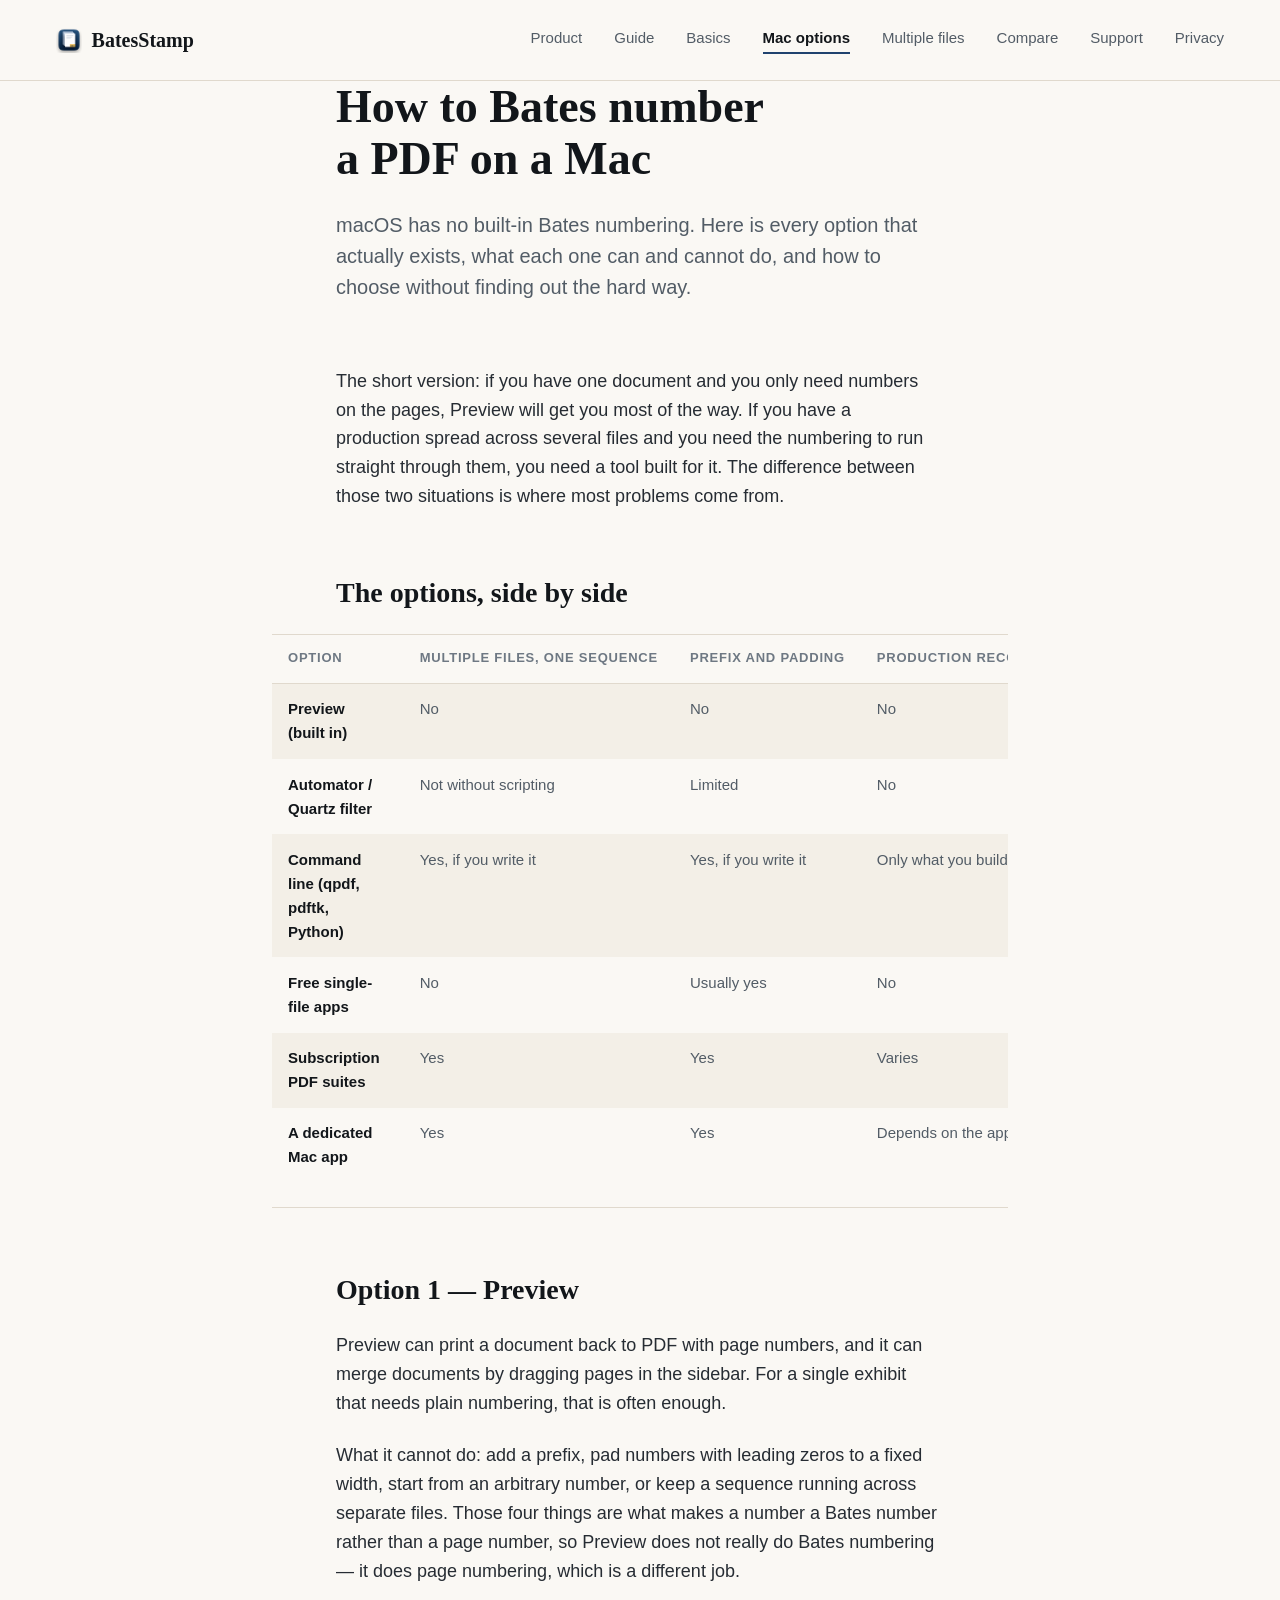
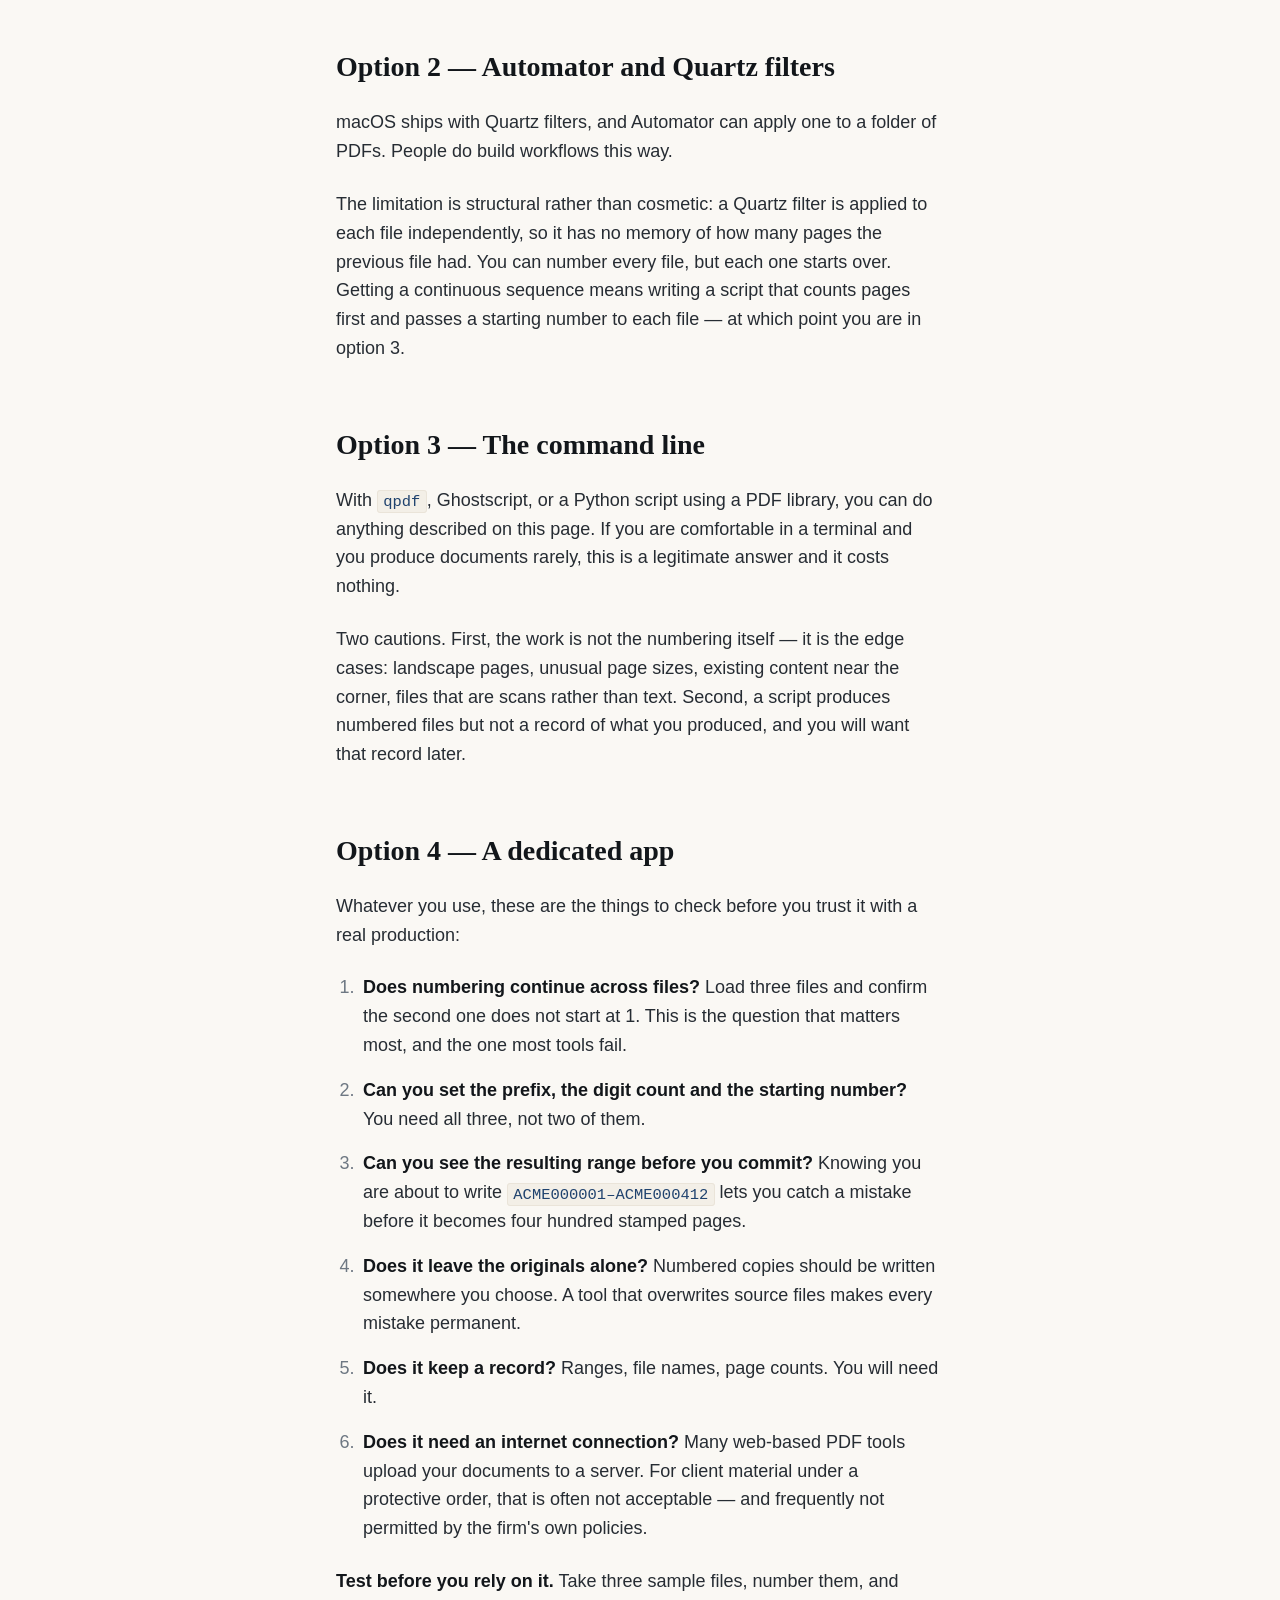
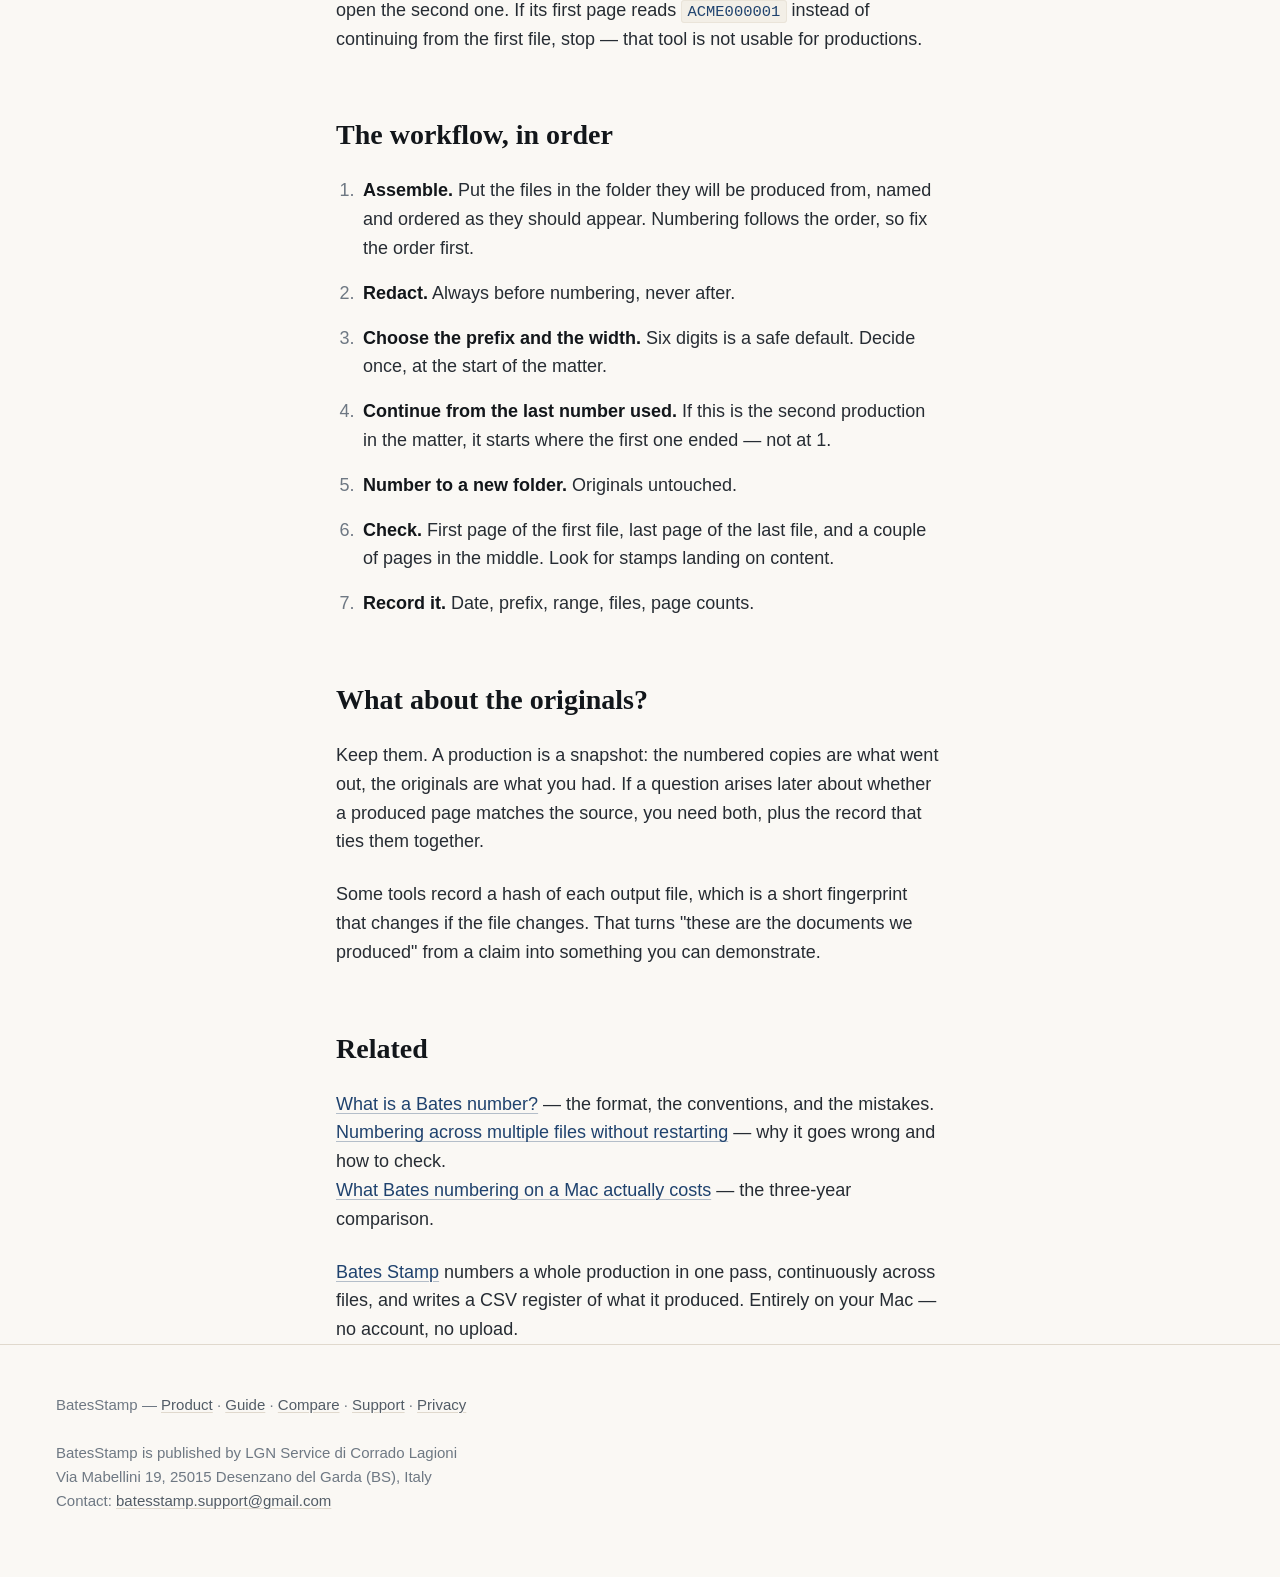
<file: how-to-bates-number-pdf-mac.html>
<!DOCTYPE html>
<html lang="en">
<head>
<meta charset="utf-8">
<meta name="viewport" content="width=device-width, initial-scale=1">
<title>How to Bates Number a PDF on a Mac (Every Option, Honestly Compared)</title>
<meta name="description" content="macOS has no built-in Bates numbering. What Preview, Automator, the command line and dedicated apps can and cannot do — and how to choose between them.">
<link rel="canonical" href="https://francescolagioni.github.io/batesstamp/how-to-bates-number-pdf-mac.html">
<meta name="google-site-verification" content="0Fkn_wu-noSVgcpJXr1SHPMTS2Ft7W7g7rR6c6q0I0M" />
<link rel="icon" href="icon.png" type="image/png">
<link rel="stylesheet" href="style.css">
</head>
<body>

<header class="site-header">
    <div class="wrap-wide">
        <a class="brand" href="index.html"><img src="icon.png" alt="">BatesStamp</a>
        <nav>
            <a href="index.html">Product</a>
            <a href="guide.html">Guide</a>
            <a href="what-is-a-bates-number.html">Basics</a>
            <a href="how-to-bates-number-pdf-mac.html" aria-current="page">Mac options</a>
            <a href="bates-numbering-multiple-files.html">Multiple files</a>
            <a href="compare.html">Compare</a>
            <a href="support.html">Support</a>
            <a href="privacy.html">Privacy</a>
        </nav>
    </div>
</header>

<main class="wrap">

    <div class="page-head">
        <h1>How to Bates number a PDF on a Mac</h1>
        <p class="lead">
            macOS has no built-in Bates numbering. Here is every option that
            actually exists, what each one can and cannot do, and how to choose
            without finding out the hard way.
        </p>
    </div>

    <section class="block">
        <p>
            The short version: if you have one document and you only need numbers
            on the pages, Preview will get you most of the way. If you have a
            production spread across several files and you need the numbering to
            run straight through them, you need a tool built for it. The
            difference between those two situations is where most problems come
            from.
        </p>
    </section>

    <section class="block">
        <h2>The options, side by side</h2>

        <div class="table-scroll">
            <table class="compare">
                <thead>
                    <tr>
                        <th scope="col">Option</th>
                        <th scope="col">Multiple files, one sequence</th>
                        <th scope="col">Prefix and padding</th>
                        <th scope="col">Production record</th>
                        <th scope="col">Cost</th>
                    </tr>
                </thead>
                <tbody>
                    <tr>
                        <th scope="row">Preview (built in)</th>
                        <td>No</td>
                        <td>No</td>
                        <td>No</td>
                        <td>Free</td>
                    </tr>
                    <tr>
                        <th scope="row">Automator / Quartz filter</th>
                        <td>Not without scripting</td>
                        <td>Limited</td>
                        <td>No</td>
                        <td>Free</td>
                    </tr>
                    <tr>
                        <th scope="row">Command line (qpdf, pdftk, Python)</th>
                        <td>Yes, if you write it</td>
                        <td>Yes, if you write it</td>
                        <td>Only what you build</td>
                        <td>Free + your time</td>
                    </tr>
                    <tr>
                        <th scope="row">Free single-file apps</th>
                        <td>No</td>
                        <td>Usually yes</td>
                        <td>No</td>
                        <td>Free</td>
                    </tr>
                    <tr>
                        <th scope="row">Subscription PDF suites</th>
                        <td>Yes</td>
                        <td>Yes</td>
                        <td>Varies</td>
                        <td>Monthly, indefinitely</td>
                    </tr>
                    <tr>
                        <th scope="row">A dedicated Mac app</th>
                        <td>Yes</td>
                        <td>Yes</td>
                        <td>Depends on the app</td>
                        <td>Free to a one-time price</td>
                    </tr>
                </tbody>
            </table>
        </div>
    </section>

    <section class="block">
        <h2>Option 1 — Preview</h2>
        <p>
            Preview can print a document back to PDF with page numbers, and it
            can merge documents by dragging pages in the sidebar. For a single
            exhibit that needs plain numbering, that is often enough.
        </p>
        <p>
            What it cannot do: add a prefix, pad numbers with leading zeros to a
            fixed width, start from an arbitrary number, or keep a sequence
            running across separate files. Those four things are what makes a
            number a Bates number rather than a page number, so Preview does not
            really do Bates numbering — it does page numbering, which is a
            different job.
        </p>
    </section>

    <section class="block">
        <h2>Option 2 — Automator and Quartz filters</h2>
        <p>
            macOS ships with Quartz filters, and Automator can apply one to a
            folder of PDFs. People do build workflows this way.
        </p>
        <p>
            The limitation is structural rather than cosmetic: a Quartz filter is
            applied to each file independently, so it has no memory of how many
            pages the previous file had. You can number every file, but each one
            starts over. Getting a continuous sequence means writing a script
            that counts pages first and passes a starting number to each file —
            at which point you are in option 3.
        </p>
    </section>

    <section class="block">
        <h2>Option 3 — The command line</h2>
        <p>
            With <code>qpdf</code>, Ghostscript, or a Python script using a PDF
            library, you can do anything described on this page. If you are
            comfortable in a terminal and you produce documents rarely, this is a
            legitimate answer and it costs nothing.
        </p>
        <p>
            Two cautions. First, the work is not the numbering itself — it is the
            edge cases: landscape pages, unusual page sizes, existing content
            near the corner, files that are scans rather than text. Second, a
            script produces numbered files but not a record of what you produced,
            and you will want that record later.
        </p>
    </section>

    <section class="block">
        <h2>Option 4 — A dedicated app</h2>
        <p>
            Whatever you use, these are the things to check before you trust it
            with a real production:
        </p>
        <ol>
            <li>
                <strong>Does numbering continue across files?</strong> Load three
                files and confirm the second one does not start at 1. This is the
                question that matters most, and the one most tools fail.
            </li>
            <li>
                <strong>Can you set the prefix, the digit count and the starting
                number?</strong> You need all three, not two of them.
            </li>
            <li>
                <strong>Can you see the resulting range before you commit?</strong>
                Knowing you are about to write
                <code>ACME000001–ACME000412</code> lets you catch a mistake
                before it becomes four hundred stamped pages.
            </li>
            <li>
                <strong>Does it leave the originals alone?</strong> Numbered
                copies should be written somewhere you choose. A tool that
                overwrites source files makes every mistake permanent.
            </li>
            <li>
                <strong>Does it keep a record?</strong> Ranges, file names, page
                counts. You will need it.
            </li>
            <li>
                <strong>Does it need an internet connection?</strong> Many
                web-based PDF tools upload your documents to a server. For client
                material under a protective order, that is often not acceptable —
                and frequently not permitted by the firm's own policies.
            </li>
        </ol>
        <p>
            <strong>Test before you rely on it.</strong> Take three sample files,
            number them, and open the second one. If its first page reads
            <code>ACME000001</code> instead of continuing from the first file,
            stop — that tool is not usable for productions.
        </p>
    </section>

    <section class="block">
        <h2>The workflow, in order</h2>
        <ol>
            <li>
                <strong>Assemble.</strong> Put the files in the folder they will
                be produced from, named and ordered as they should appear.
                Numbering follows the order, so fix the order first.
            </li>
            <li>
                <strong>Redact.</strong> Always before numbering, never after.
            </li>
            <li>
                <strong>Choose the prefix and the width.</strong> Six digits is a
                safe default. Decide once, at the start of the matter.
            </li>
            <li>
                <strong>Continue from the last number used.</strong> If this is
                the second production in the matter, it starts where the first
                one ended — not at 1.
            </li>
            <li>
                <strong>Number to a new folder.</strong> Originals untouched.
            </li>
            <li>
                <strong>Check.</strong> First page of the first file, last page
                of the last file, and a couple of pages in the middle. Look for
                stamps landing on content.
            </li>
            <li>
                <strong>Record it.</strong> Date, prefix, range, files, page
                counts.
            </li>
        </ol>
    </section>

    <section class="block">
        <h2>What about the originals?</h2>
        <p>
            Keep them. A production is a snapshot: the numbered copies are what
            went out, the originals are what you had. If a question arises later
            about whether a produced page matches the source, you need both, plus
            the record that ties them together.
        </p>
        <p>
            Some tools record a hash of each output file, which is a short
            fingerprint that changes if the file changes. That turns "these are
            the documents we produced" from a claim into something you can
            demonstrate.
        </p>
    </section>

    <section class="block">
        <h2>Related</h2>
        <p>
            <a href="what-is-a-bates-number.html">What is a Bates number?</a> —
            the format, the conventions, and the mistakes.<br>
            <a href="bates-numbering-multiple-files.html">Numbering across
            multiple files without restarting</a> — why it goes wrong and how to
            check.<br>
            <a href="compare.html">What Bates numbering on a Mac actually
            costs</a> — the three-year comparison.
        </p>
        <p>
            <a href="index.html">Bates Stamp</a> numbers a whole production in
            one pass, continuously across files, and writes a CSV register of
            what it produced. Entirely on your Mac — no account, no upload.
        </p>
    </section>

</main>

<footer class="site-footer">
    <div class="wrap-wide">
        <p>BatesStamp — <a href="index.html">Product</a> · <a href="guide.html">Guide</a> · <a href="compare.html">Compare</a> · <a href="support.html">Support</a> · <a href="privacy.html">Privacy</a></p>
        <p class="publisher">
            BatesStamp is published by LGN Service di Corrado Lagioni<br>
            Via Mabellini 19, 25015 Desenzano del Garda (BS), Italy<br>
            Contact: <a href="mailto:batesstamp.support@gmail.com">batesstamp.support@gmail.com</a>
        </p>
    </div>
</footer>

</body>
</html>
</file>
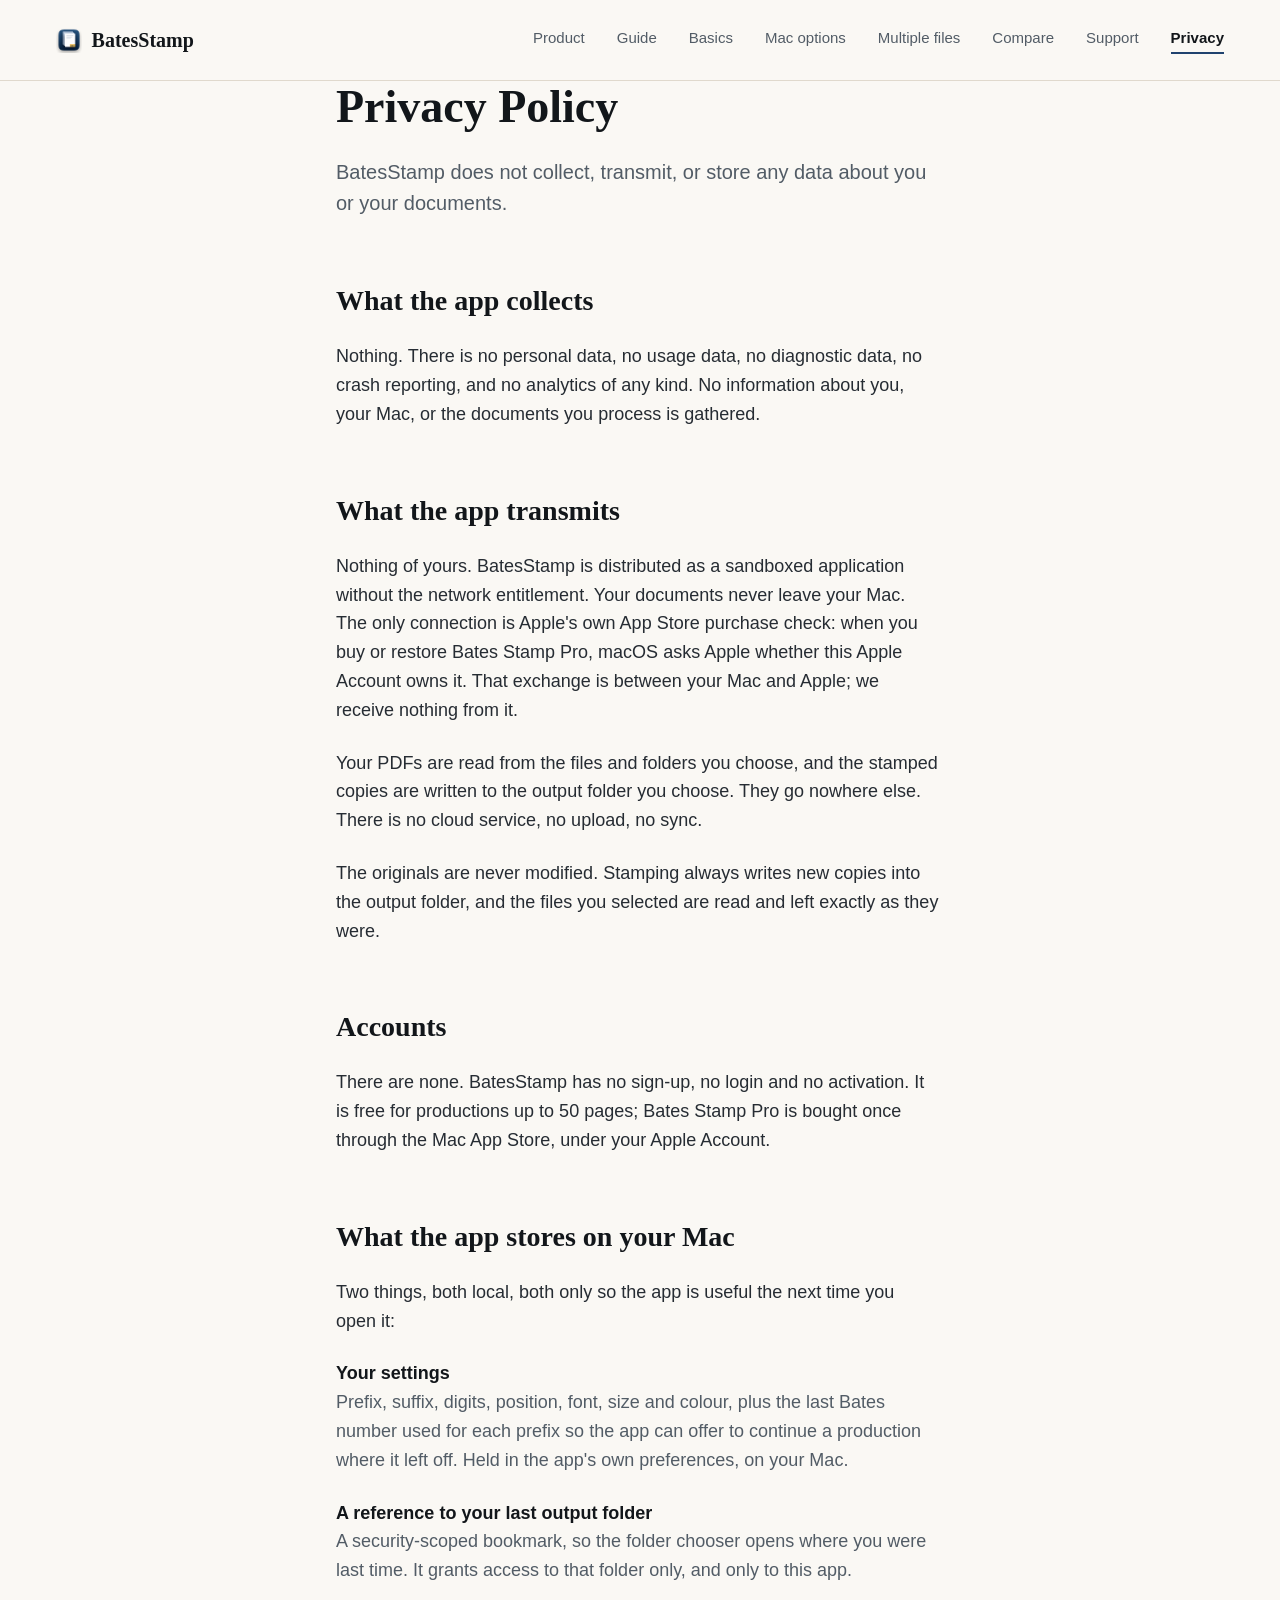
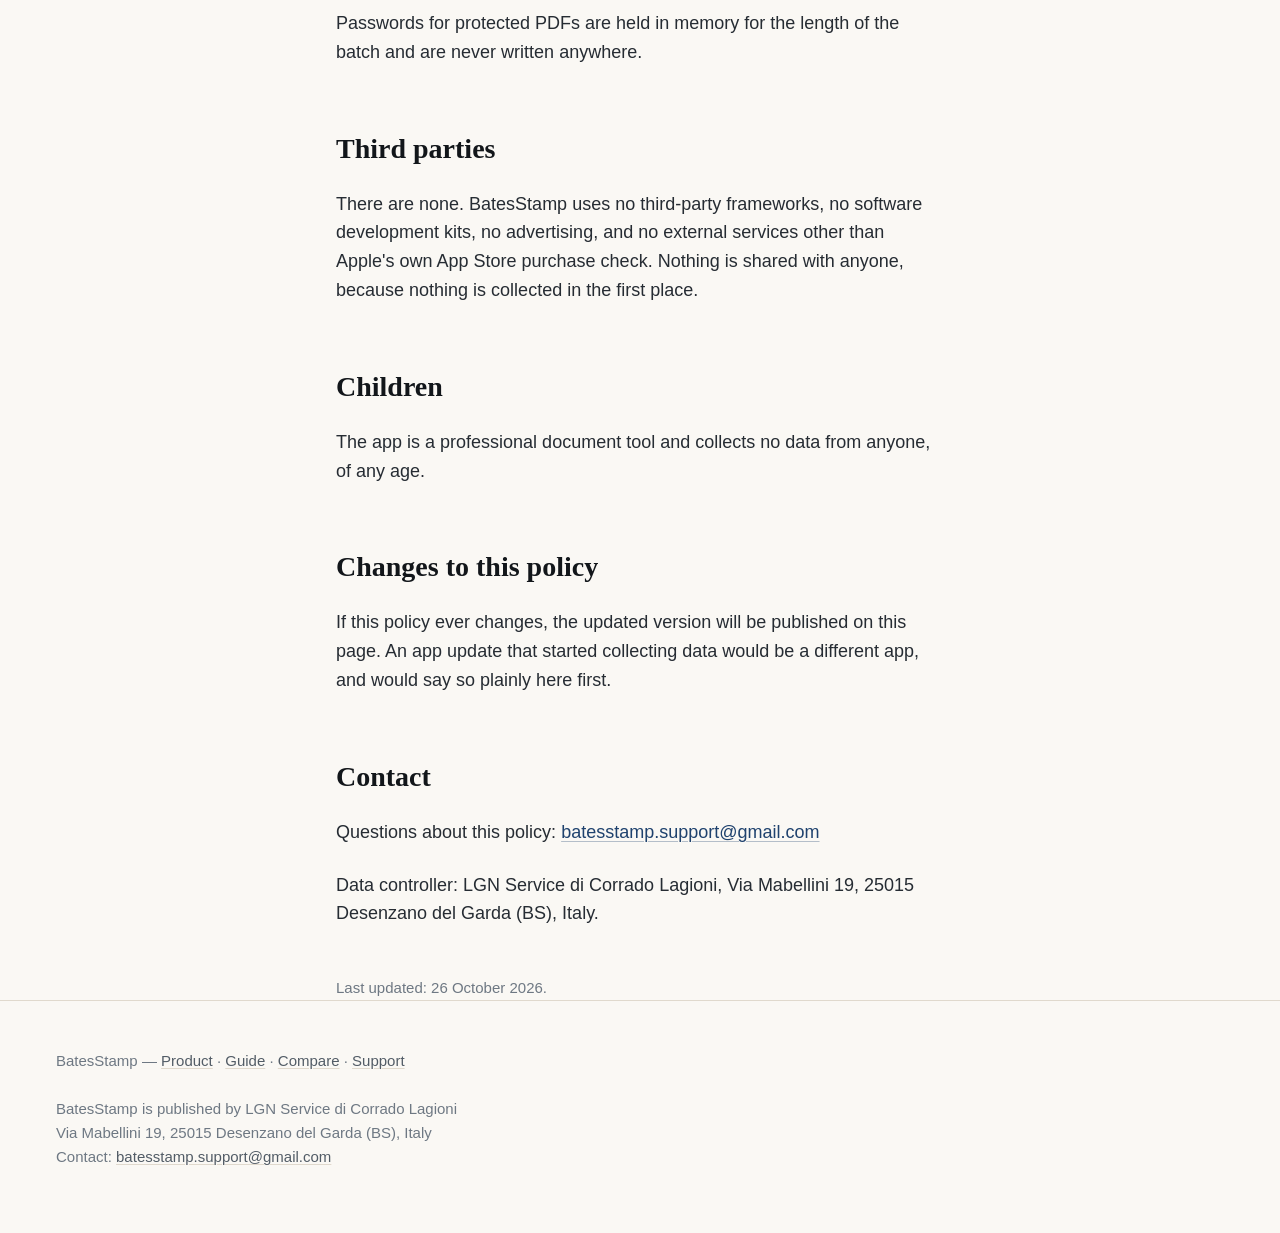
<file: privacy.html>
<!DOCTYPE html>
<html lang="en">
<head>
<meta charset="utf-8">
<meta name="viewport" content="width=device-width, initial-scale=1">
<title>Privacy Policy — BatesStamp</title>
<meta name="description" content="BatesStamp collects no data of any kind. Your documents never leave your Mac.">
<meta name="google-site-verification" content="0Fkn_wu-noSVgcpJXr1SHPMTS2Ft7W7g7rR6c6q0I0M" />
<link rel="icon" href="icon.png" type="image/png">
<link rel="stylesheet" href="style.css">
</head>
<body>

<header class="site-header">
    <div class="wrap-wide">
        <a class="brand" href="index.html"><img src="icon.png" alt="">BatesStamp</a>
        <nav>
            <a href="index.html">Product</a>
            <a href="guide.html">Guide</a>
            <a href="what-is-a-bates-number.html">Basics</a>
            <a href="how-to-bates-number-pdf-mac.html">Mac options</a>
            <a href="bates-numbering-multiple-files.html">Multiple files</a>
            <a href="compare.html">Compare</a>
            <a href="support.html">Support</a>
            <a href="privacy.html" aria-current="page">Privacy</a>
        </nav>
    </div>
</header>

<main class="wrap">

    <div class="page-head">
        <h1>Privacy Policy</h1>
        <p class="lead">
            BatesStamp does not collect, transmit, or store any data about you or
            your documents.
        </p>
    </div>

    <section class="block">
        <h2>What the app collects</h2>
        <p>
            Nothing. There is no personal data, no usage data, no diagnostic
            data, no crash reporting, and no analytics of any kind. No
            information about you, your Mac, or the documents you process is
            gathered.
        </p>
    </section>

    <section class="block">
        <h2>What the app transmits</h2>
        <p>
            Nothing of yours. BatesStamp is distributed as a sandboxed
            application without the network entitlement. Your documents never
            leave your Mac. The only connection is Apple's own App Store
            purchase check: when you buy or restore Bates Stamp Pro, macOS asks
            Apple whether this Apple Account owns it. That exchange is between
            your Mac and Apple; we receive nothing from it.
        </p>
        <p>
            Your PDFs are read from the files and folders you choose, and the
            stamped copies are written to the output folder you choose. They go
            nowhere else. There is no cloud service, no upload, no sync.
        </p>
        <p>
            The originals are never modified. Stamping always writes new copies
            into the output folder, and the files you selected are read and left
            exactly as they were.
        </p>
    </section>

    <section class="block">
        <h2>Accounts</h2>
        <p>
            There are none. BatesStamp has no sign-up, no login and no
            activation. It is free for productions up to 50 pages; Bates Stamp
            Pro is bought once through the Mac App Store, under your Apple
            Account.
        </p>
    </section>

    <section class="block">
        <h2>What the app stores on your Mac</h2>
        <p>
            Two things, both local, both only so the app is useful the next time
            you open it:
        </p>
        <dl class="facts">
            <dt>Your settings</dt>
            <dd>
                Prefix, suffix, digits, position, font, size and colour, plus the
                last Bates number used for each prefix so the app can offer to
                continue a production where it left off. Held in the app's own
                preferences, on your Mac.
            </dd>
            <dt>A reference to your last output folder</dt>
            <dd>
                A security-scoped bookmark, so the folder chooser opens where you
                were last time. It grants access to that folder only, and only to
                this app.
            </dd>
        </dl>
        <p>
            Passwords for protected PDFs are held in memory for the length of the
            batch and are never written anywhere.
        </p>
    </section>

    <section class="block">
        <h2>Third parties</h2>
        <p>
            There are none. BatesStamp uses no third-party frameworks, no
            software development kits, no advertising, and no external services
            other than Apple's own App Store purchase check.
            Nothing is shared with anyone, because nothing is collected in the
            first place.
        </p>
    </section>

    <section class="block">
        <h2>Children</h2>
        <p>
            The app is a professional document tool and collects no data from
            anyone, of any age.
        </p>
    </section>

    <section class="block">
        <h2>Changes to this policy</h2>
        <p>
            If this policy ever changes, the updated version will be published on
            this page. An app update that started collecting data would be a
            different app, and would say so plainly here first.
        </p>
    </section>

    <section class="block">
        <h2>Contact</h2>
        <p>
            Questions about this policy:
            <a href="mailto:batesstamp.support@gmail.com">batesstamp.support@gmail.com</a>
        </p>
        <p>
            Data controller: LGN Service di Corrado Lagioni, Via Mabellini 19,
            25015 Desenzano del Garda (BS), Italy.
        </p>
        <p class="note">
            Last updated: 26 October 2026.
        </p>
    </section>

</main>

<footer class="site-footer">
    <div class="wrap-wide">
        <p>BatesStamp — <a href="index.html">Product</a> · <a href="guide.html">Guide</a> · <a href="compare.html">Compare</a> · <a href="support.html">Support</a></p>
        <p class="publisher">
            BatesStamp is published by LGN Service di Corrado Lagioni<br>
            Via Mabellini 19, 25015 Desenzano del Garda (BS), Italy<br>
            Contact: <a href="mailto:batesstamp.support@gmail.com">batesstamp.support@gmail.com</a>
        </p>
    </div>
</footer>

</body>
</html>
</file>
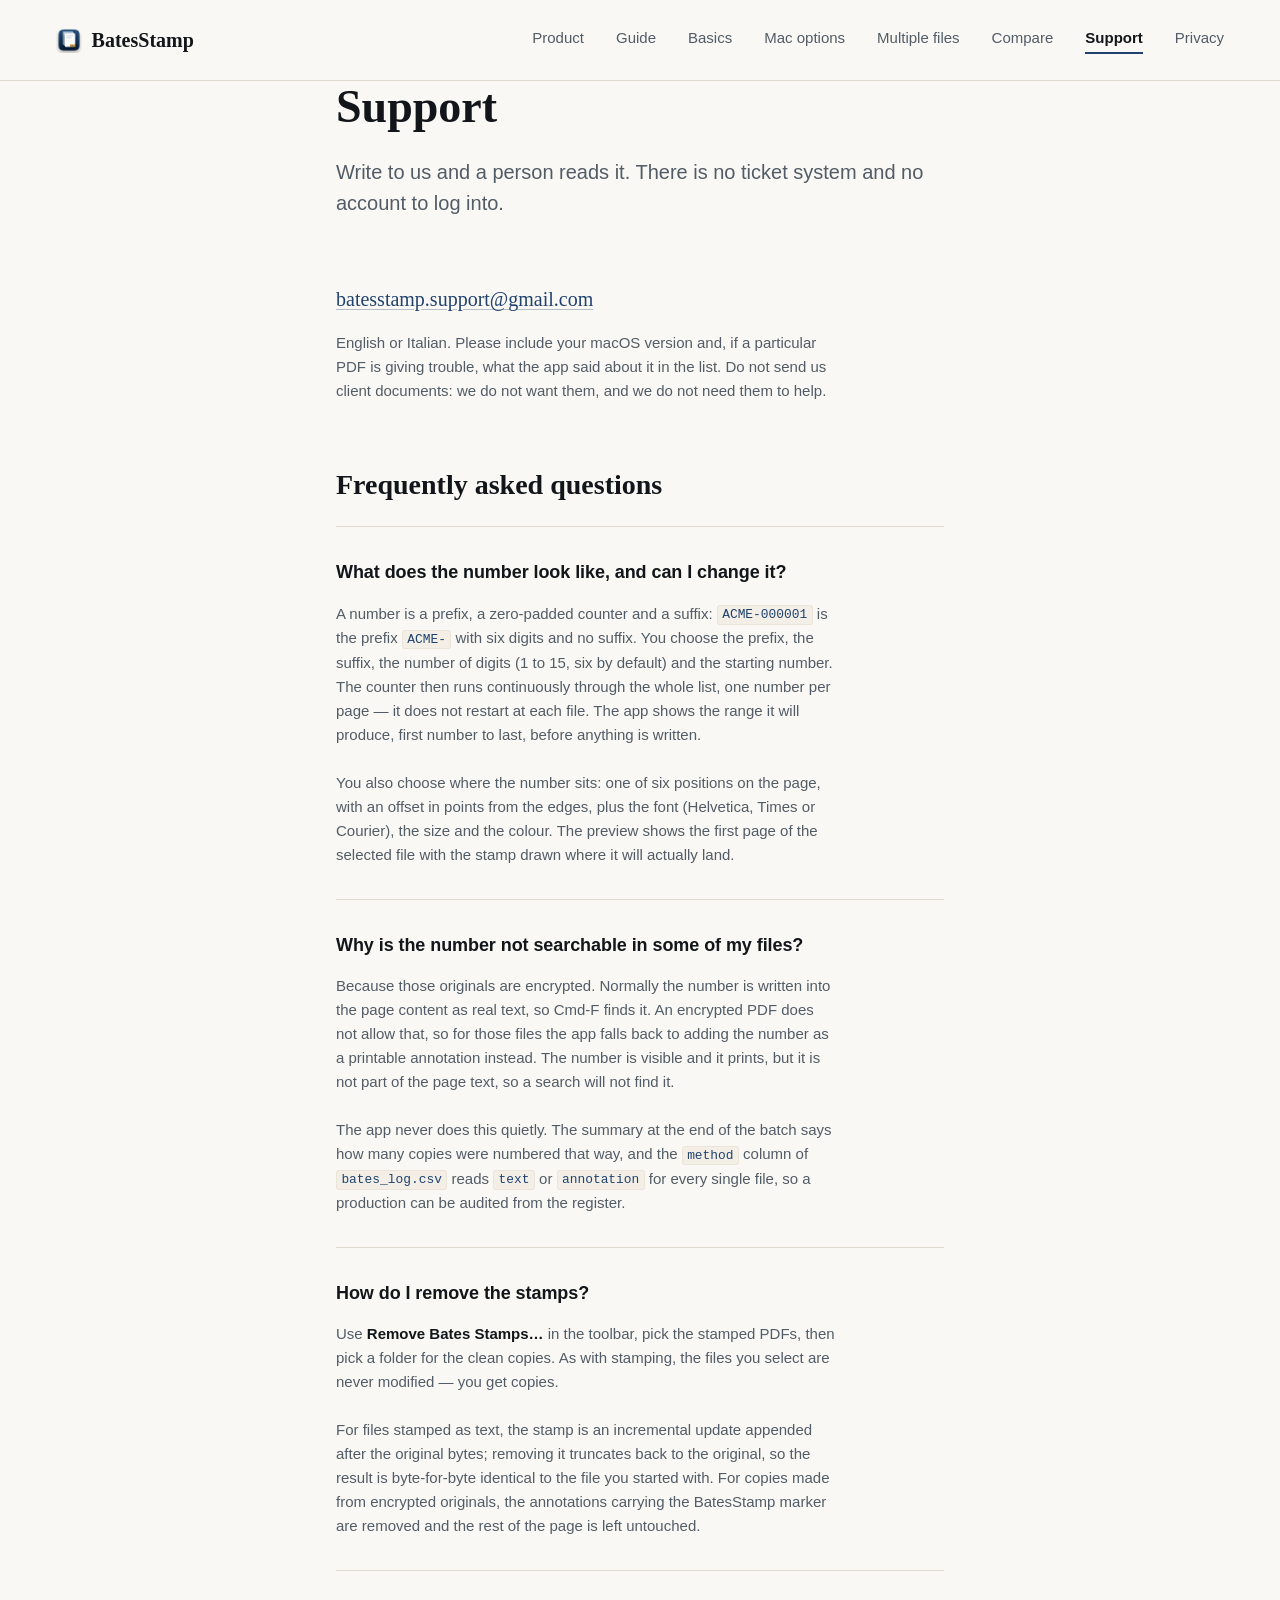
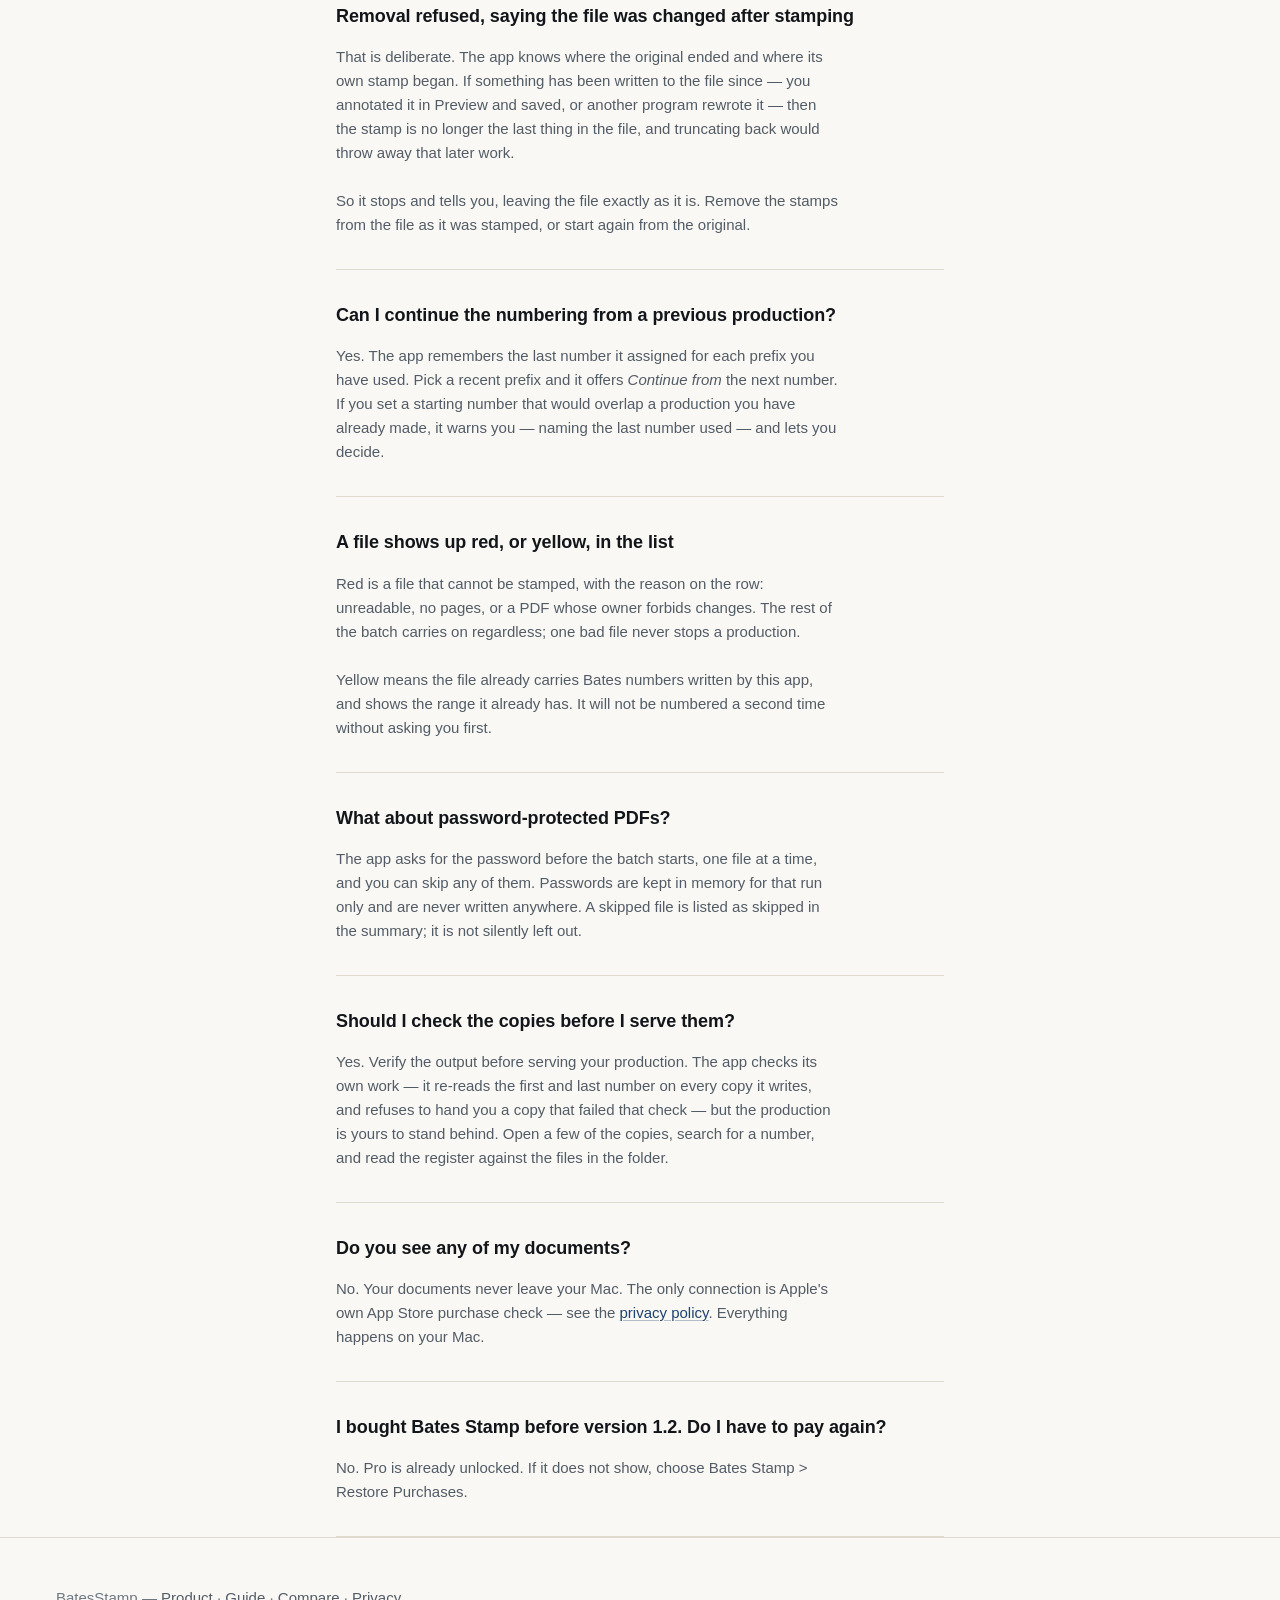
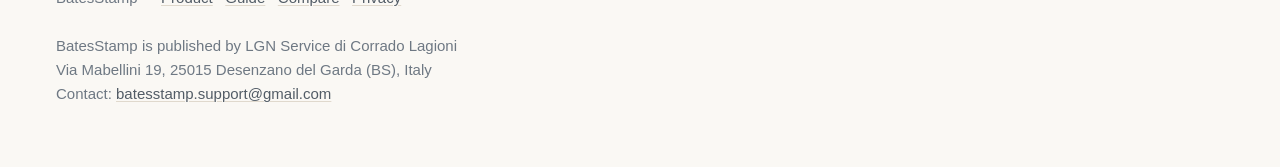
<file: support.html>
<!DOCTYPE html>
<html lang="en">
<head>
<meta charset="utf-8">
<meta name="viewport" content="width=device-width, initial-scale=1">
<title>Support — BatesStamp</title>
<meta name="description" content="Support and frequently asked questions for BatesStamp, the offline Bates numbering app for Mac.">
<meta name="google-site-verification" content="0Fkn_wu-noSVgcpJXr1SHPMTS2Ft7W7g7rR6c6q0I0M" />
<link rel="icon" href="icon.png" type="image/png">
<link rel="stylesheet" href="style.css">
</head>
<body>

<header class="site-header">
    <div class="wrap-wide">
        <a class="brand" href="index.html"><img src="icon.png" alt="">BatesStamp</a>
        <nav>
            <a href="index.html">Product</a>
            <a href="guide.html">Guide</a>
            <a href="what-is-a-bates-number.html">Basics</a>
            <a href="how-to-bates-number-pdf-mac.html">Mac options</a>
            <a href="bates-numbering-multiple-files.html">Multiple files</a>
            <a href="compare.html">Compare</a>
            <a href="support.html" aria-current="page">Support</a>
            <a href="privacy.html">Privacy</a>
        </nav>
    </div>
</header>

<main class="wrap">

    <div class="page-head">
        <h1>Support</h1>
        <p class="lead">
            Write to us and a person reads it. There is no ticket system and no
            account to log into.
        </p>
    </div>

    <div class="contact">
        <a class="email" href="mailto:batesstamp.support@gmail.com">batesstamp.support@gmail.com</a>
        <p>
            English or Italian. Please include your macOS version and, if a
            particular PDF is giving trouble, what the app said about it in the
            list. Do not send us client documents: we do not want them, and we do
            not need them to help.
        </p>
    </div>

    <h2>Frequently asked questions</h2>

    <div class="faq">

        <section>
            <h3>What does the number look like, and can I change it?</h3>
            <p>
                A number is a prefix, a zero-padded counter and a suffix:
                <code>ACME-000001</code> is the prefix <code>ACME-</code> with
                six digits and no suffix. You choose the prefix, the suffix, the
                number of digits (1 to 15, six by default) and the starting
                number. The counter then runs continuously through the whole
                list, one number per page — it does not restart at each file. The
                app shows the range it will produce, first number to last, before
                anything is written.
            </p>
            <p>
                You also choose where the number sits: one of six positions on
                the page, with an offset in points from the edges, plus the font
                (Helvetica, Times or Courier), the size and the colour. The
                preview shows the first page of the selected file with the stamp
                drawn where it will actually land.
            </p>
        </section>

        <section>
            <h3>Why is the number not searchable in some of my files?</h3>
            <p>
                Because those originals are encrypted. Normally the number is
                written into the page content as real text, so Cmd-F finds it. An
                encrypted PDF does not allow that, so for those files the app
                falls back to adding the number as a printable annotation
                instead. The number is visible and it prints, but it is not part
                of the page text, so a search will not find it.
            </p>
            <p>
                The app never does this quietly. The summary at the end of the
                batch says how many copies were numbered that way, and the
                <code>method</code> column of <code>bates_log.csv</code> reads
                <code>text</code> or <code>annotation</code> for every single
                file, so a production can be audited from the register.
            </p>
        </section>

        <section>
            <h3>How do I remove the stamps?</h3>
            <p>
                Use <strong>Remove Bates Stamps…</strong> in the toolbar, pick the
                stamped PDFs, then pick a folder for the clean copies. As with
                stamping, the files you select are never modified — you get
                copies.
            </p>
            <p>
                For files stamped as text, the stamp is an incremental update
                appended after the original bytes; removing it truncates back to
                the original, so the result is byte-for-byte identical to the file
                you started with. For copies made from encrypted originals, the
                annotations carrying the BatesStamp marker are removed and the
                rest of the page is left untouched.
            </p>
        </section>

        <section>
            <h3>Removal refused, saying the file was changed after stamping</h3>
            <p>
                That is deliberate. The app knows where the original ended and
                where its own stamp began. If something has been written to the
                file since — you annotated it in Preview and saved, or another
                program rewrote it — then the stamp is no longer the last thing in
                the file, and truncating back would throw away that later work.
            </p>
            <p>
                So it stops and tells you, leaving the file exactly as it is.
                Remove the stamps from the file as it was stamped, or start again
                from the original.
            </p>
        </section>

        <section>
            <h3>Can I continue the numbering from a previous production?</h3>
            <p>
                Yes. The app remembers the last number it assigned for each prefix
                you have used. Pick a recent prefix and it offers
                <em>Continue from</em> the next number. If you set a starting
                number that would overlap a production you have already made, it
                warns you — naming the last number used — and lets you decide.
            </p>
        </section>

        <section>
            <h3>A file shows up red, or yellow, in the list</h3>
            <p>
                Red is a file that cannot be stamped, with the reason on the row:
                unreadable, no pages, or a PDF whose owner forbids changes. The
                rest of the batch carries on regardless; one bad file never stops
                a production.
            </p>
            <p>
                Yellow means the file already carries Bates numbers written by
                this app, and shows the range it already has. It will not be
                numbered a second time without asking you first.
            </p>
        </section>

        <section>
            <h3>What about password-protected PDFs?</h3>
            <p>
                The app asks for the password before the batch starts, one file at
                a time, and you can skip any of them. Passwords are kept in memory
                for that run only and are never written anywhere. A skipped file
                is listed as skipped in the summary; it is not silently left out.
            </p>
        </section>

        <section>
            <h3>Should I check the copies before I serve them?</h3>
            <p>
                Yes. Verify the output before serving your production. The app
                checks its own work — it re-reads the first and last number on
                every copy it writes, and refuses to hand you a copy that failed
                that check — but the production is yours to stand behind. Open a
                few of the copies, search for a number, and read the register
                against the files in the folder.
            </p>
        </section>

        <section>
            <h3>Do you see any of my documents?</h3>
            <p>
                No. Your documents never leave your Mac. The only connection is
                Apple's own App Store purchase check — see the
                <a href="privacy.html">privacy policy</a>. Everything happens on
                your Mac.
            </p>
        </section>

        <section>
            <h3>I bought Bates Stamp before version 1.2. Do I have to pay again?</h3>
            <p>
                No. Pro is already unlocked. If it does not show, choose
                Bates Stamp &gt; Restore Purchases.
            </p>
        </section>

    </div>

</main>

<footer class="site-footer">
    <div class="wrap-wide">
        <p>BatesStamp — <a href="index.html">Product</a> · <a href="guide.html">Guide</a> · <a href="compare.html">Compare</a> · <a href="privacy.html">Privacy</a></p>
        <p class="publisher">
            BatesStamp is published by LGN Service di Corrado Lagioni<br>
            Via Mabellini 19, 25015 Desenzano del Garda (BS), Italy<br>
            Contact: <a href="mailto:batesstamp.support@gmail.com">batesstamp.support@gmail.com</a>
        </p>
    </div>
</footer>

</body>
</html>
</file>
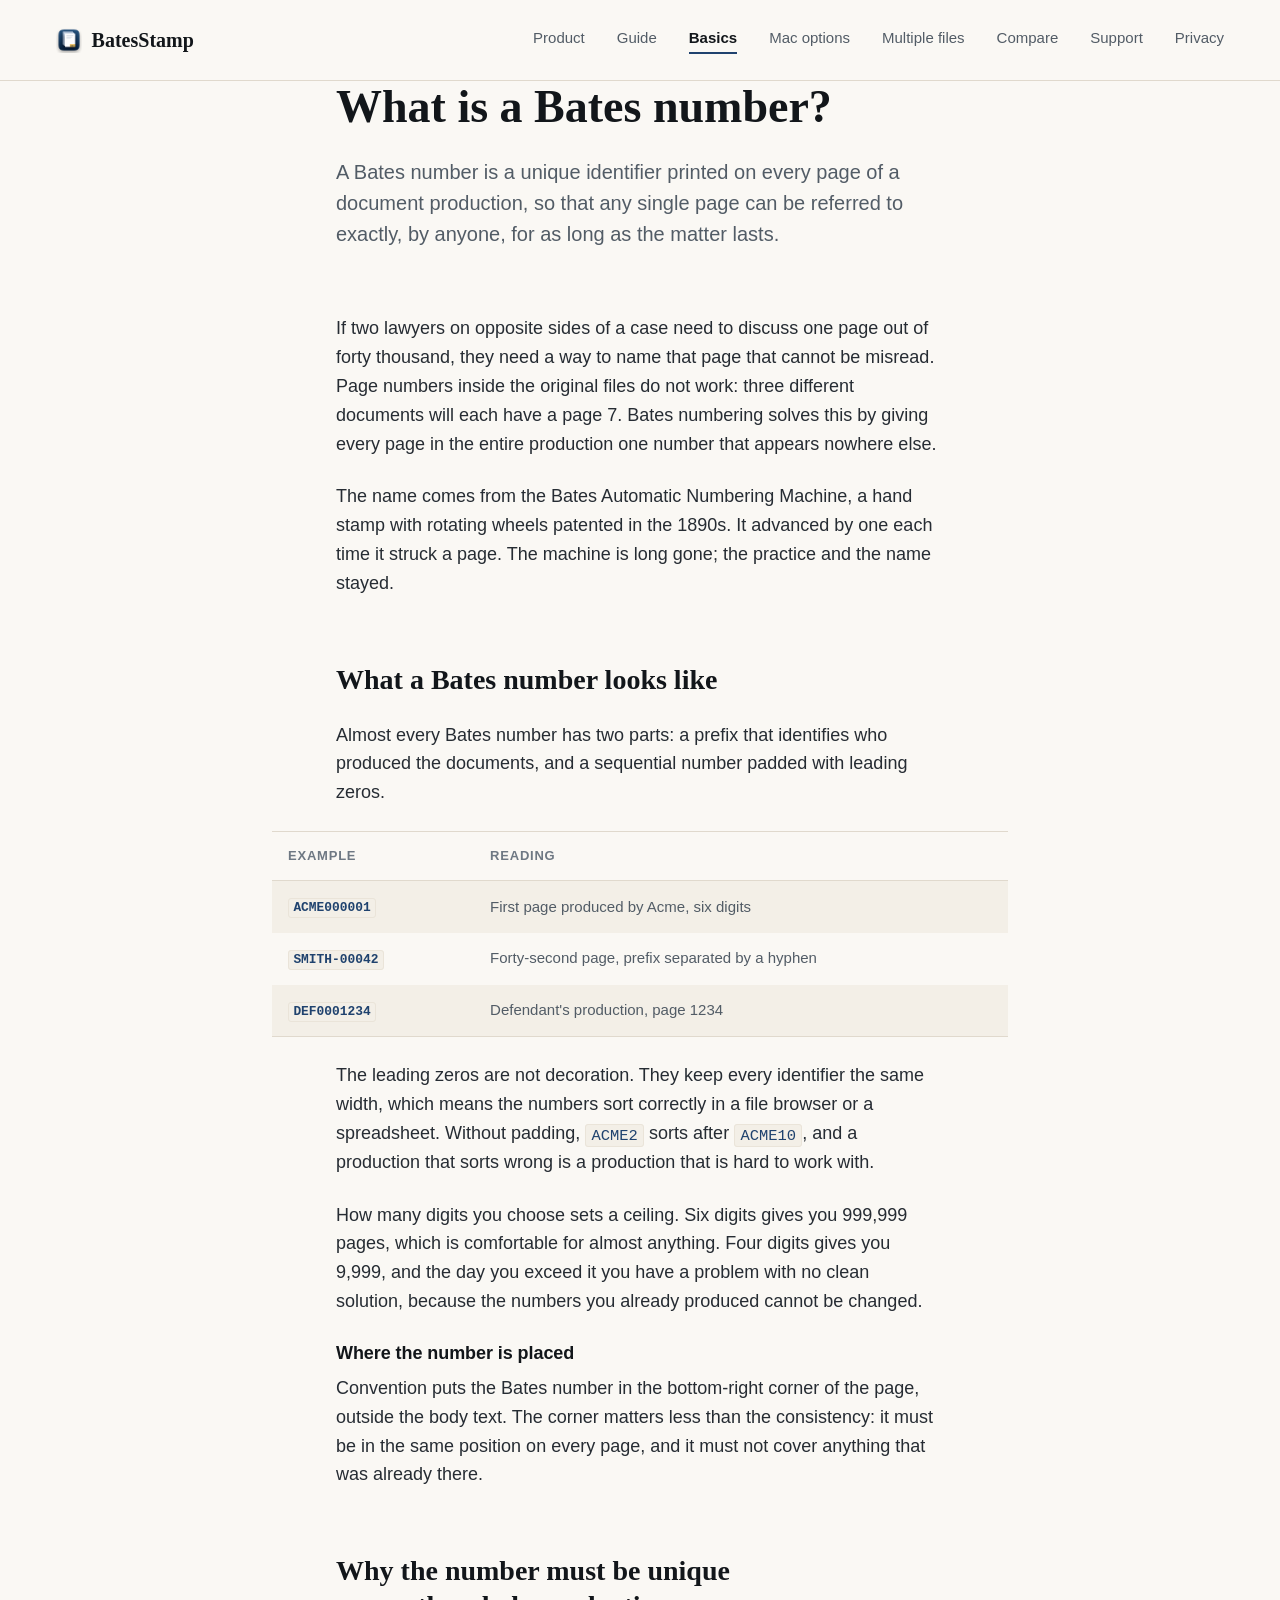
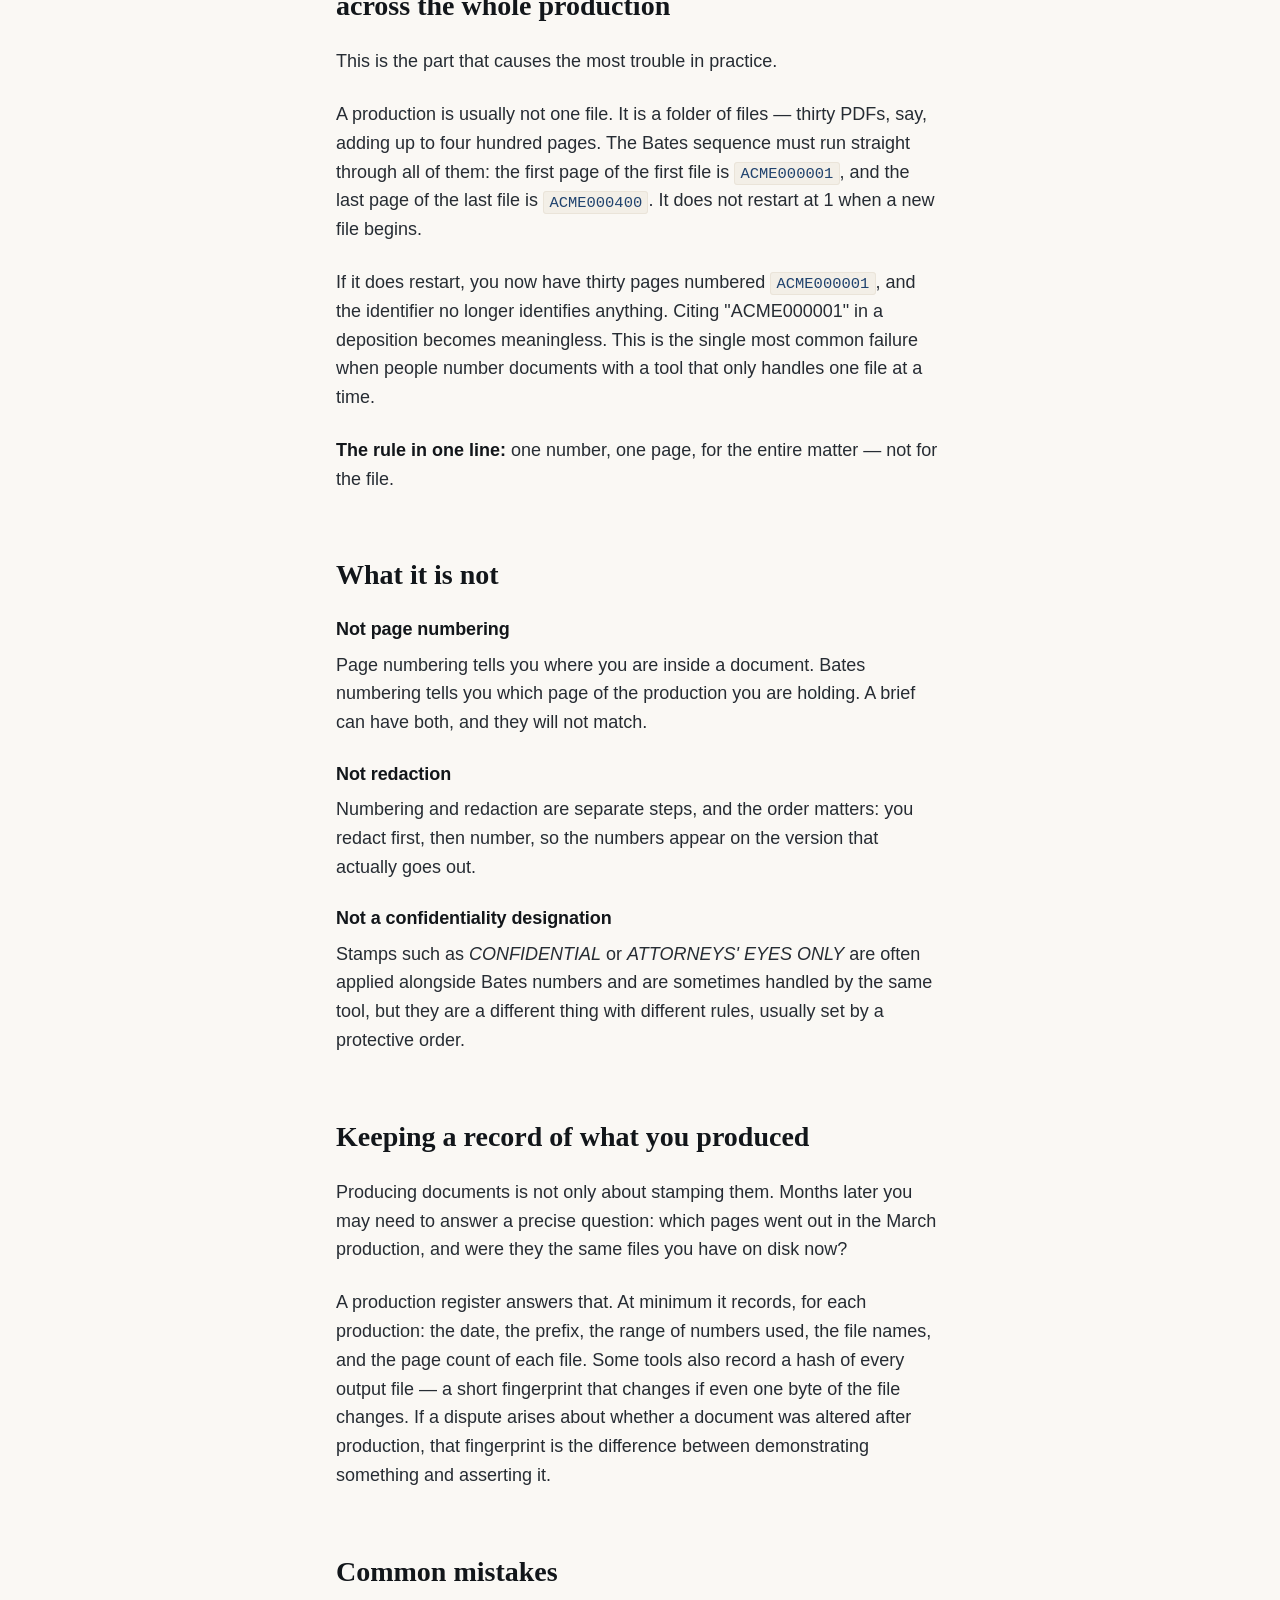
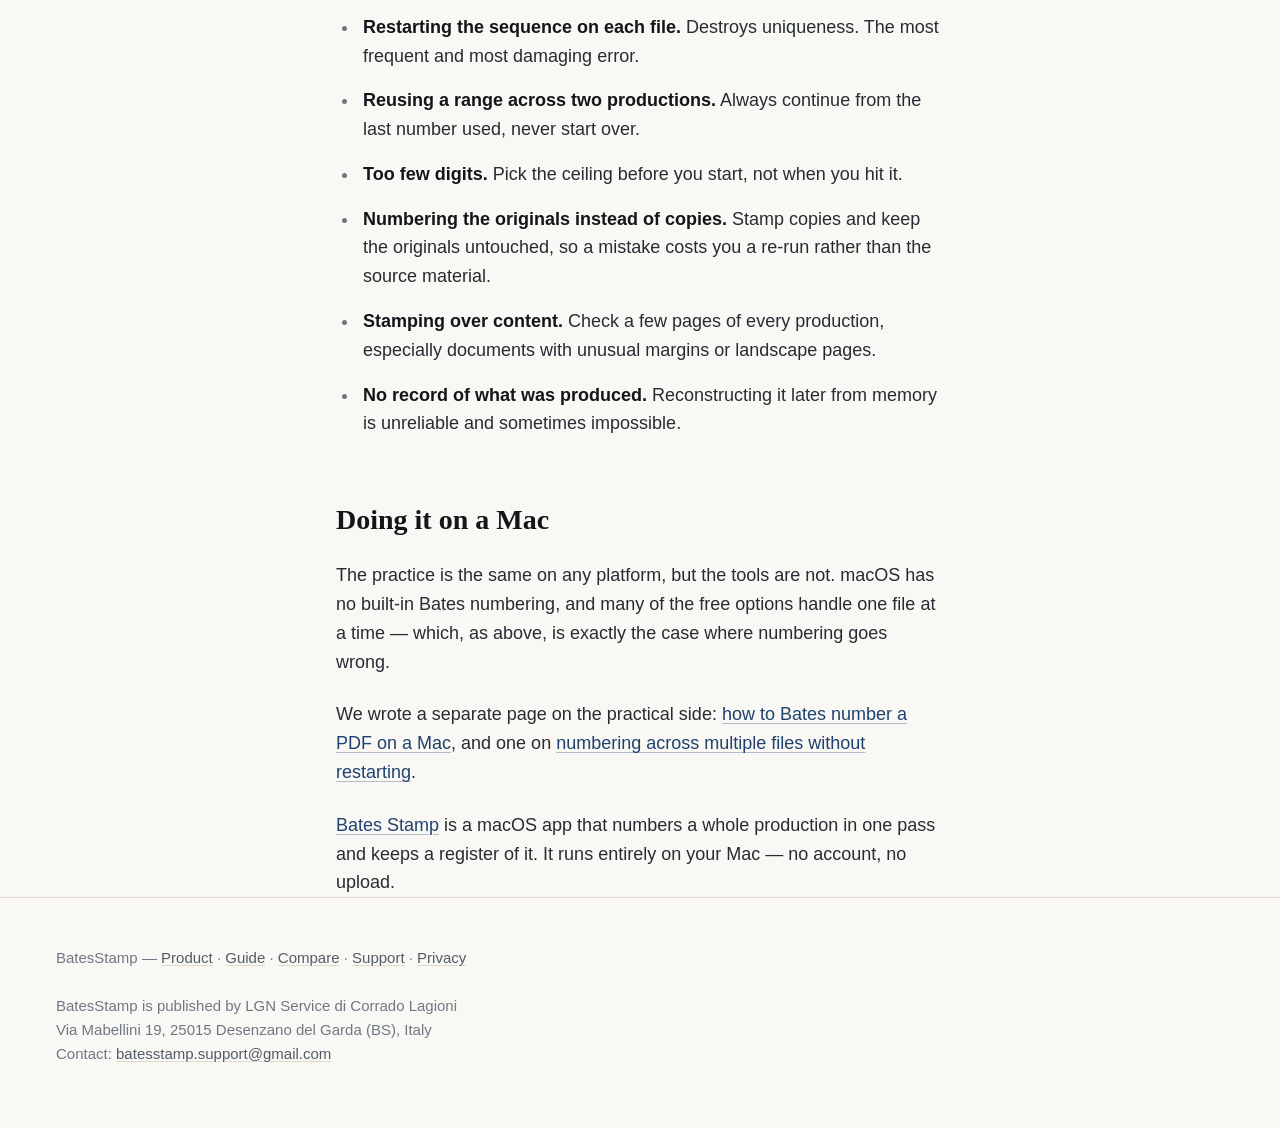
<file: what-is-a-bates-number.html>
<!DOCTYPE html>
<html lang="en">
<head>
<meta charset="utf-8">
<meta name="viewport" content="width=device-width, initial-scale=1">
<title>What Is a Bates Number? A Plain Explanation for Legal Documents</title>
<meta name="description" content="A Bates number uniquely identifies every page of a production, so any page can be cited exactly. How the format works, and the mistakes that cause trouble.">
<link rel="canonical" href="https://francescolagioni.github.io/batesstamp/what-is-a-bates-number.html">
<meta name="google-site-verification" content="0Fkn_wu-noSVgcpJXr1SHPMTS2Ft7W7g7rR6c6q0I0M" />
<link rel="icon" href="icon.png" type="image/png">
<link rel="stylesheet" href="style.css">
</head>
<body>

<header class="site-header">
    <div class="wrap-wide">
        <a class="brand" href="index.html"><img src="icon.png" alt="">BatesStamp</a>
        <nav>
            <a href="index.html">Product</a>
            <a href="guide.html">Guide</a>
            <a href="what-is-a-bates-number.html" aria-current="page">Basics</a>
            <a href="how-to-bates-number-pdf-mac.html">Mac options</a>
            <a href="bates-numbering-multiple-files.html">Multiple files</a>
            <a href="compare.html">Compare</a>
            <a href="support.html">Support</a>
            <a href="privacy.html">Privacy</a>
        </nav>
    </div>
</header>

<main class="wrap">

    <div class="page-head">
        <h1>What is a Bates number?</h1>
        <p class="lead">
            A Bates number is a unique identifier printed on every page of a
            document production, so that any single page can be referred to
            exactly, by anyone, for as long as the matter lasts.
        </p>
    </div>

    <section class="block">
        <p>
            If two lawyers on opposite sides of a case need to discuss one page
            out of forty thousand, they need a way to name that page that cannot
            be misread. Page numbers inside the original files do not work:
            three different documents will each have a page 7. Bates numbering
            solves this by giving every page in the entire production one number
            that appears nowhere else.
        </p>
        <p>
            The name comes from the Bates Automatic Numbering Machine, a hand
            stamp with rotating wheels patented in the 1890s. It advanced by one
            each time it struck a page. The machine is long gone; the practice
            and the name stayed.
        </p>
    </section>

    <section class="block">
        <h2>What a Bates number looks like</h2>
        <p>
            Almost every Bates number has two parts: a prefix that identifies who
            produced the documents, and a sequential number padded with leading
            zeros.
        </p>

        <div class="table-scroll">
            <table class="compare">
                <thead>
                    <tr>
                        <th scope="col">Example</th>
                        <th scope="col">Reading</th>
                    </tr>
                </thead>
                <tbody>
                    <tr>
                        <th scope="row"><code>ACME000001</code></th>
                        <td>First page produced by Acme, six digits</td>
                    </tr>
                    <tr>
                        <th scope="row"><code>SMITH-00042</code></th>
                        <td>Forty-second page, prefix separated by a hyphen</td>
                    </tr>
                    <tr>
                        <th scope="row"><code>DEF0001234</code></th>
                        <td>Defendant's production, page 1234</td>
                    </tr>
                </tbody>
            </table>
        </div>

        <p>
            The leading zeros are not decoration. They keep every identifier the
            same width, which means the numbers sort correctly in a file browser
            or a spreadsheet. Without padding, <code>ACME2</code> sorts after
            <code>ACME10</code>, and a production that sorts wrong is a
            production that is hard to work with.
        </p>
        <p>
            How many digits you choose sets a ceiling. Six digits gives you
            999,999 pages, which is comfortable for almost anything. Four digits
            gives you 9,999, and the day you exceed it you have a problem with no
            clean solution, because the numbers you already produced cannot be
            changed.
        </p>

        <h3>Where the number is placed</h3>
        <p>
            Convention puts the Bates number in the bottom-right corner of the
            page, outside the body text. The corner matters less than the
            consistency: it must be in the same position on every page, and it
            must not cover anything that was already there.
        </p>
    </section>

    <section class="block">
        <h2>Why the number must be unique across the whole production</h2>
        <p>This is the part that causes the most trouble in practice.</p>
        <p>
            A production is usually not one file. It is a folder of files —
            thirty PDFs, say, adding up to four hundred pages. The Bates sequence
            must run straight through all of them: the first page of the first
            file is <code>ACME000001</code>, and the last page of the last file
            is <code>ACME000400</code>. It does not restart at 1 when a new file
            begins.
        </p>
        <p>
            If it does restart, you now have thirty pages numbered
            <code>ACME000001</code>, and the identifier no longer identifies
            anything. Citing "ACME000001" in a deposition becomes meaningless.
            This is the single most common failure when people number documents
            with a tool that only handles one file at a time.
        </p>
        <p>
            <strong>The rule in one line:</strong> one number, one page, for the
            entire matter — not for the file.
        </p>
    </section>

    <section class="block">
        <h2>What it is not</h2>

        <h3>Not page numbering</h3>
        <p>
            Page numbering tells you where you are inside a document. Bates
            numbering tells you which page of the production you are holding. A
            brief can have both, and they will not match.
        </p>

        <h3>Not redaction</h3>
        <p>
            Numbering and redaction are separate steps, and the order matters:
            you redact first, then number, so the numbers appear on the version
            that actually goes out.
        </p>

        <h3>Not a confidentiality designation</h3>
        <p>
            Stamps such as <em>CONFIDENTIAL</em> or <em>ATTORNEYS' EYES ONLY</em>
            are often applied alongside Bates numbers and are sometimes handled
            by the same tool, but they are a different thing with different
            rules, usually set by a protective order.
        </p>
    </section>

    <section class="block">
        <h2>Keeping a record of what you produced</h2>
        <p>
            Producing documents is not only about stamping them. Months later you
            may need to answer a precise question: which pages went out in the
            March production, and were they the same files you have on disk now?
        </p>
        <p>
            A production register answers that. At minimum it records, for each
            production: the date, the prefix, the range of numbers used, the file
            names, and the page count of each file. Some tools also record a hash
            of every output file — a short fingerprint that changes if even one
            byte of the file changes. If a dispute arises about whether a
            document was altered after production, that fingerprint is the
            difference between demonstrating something and asserting it.
        </p>
    </section>

    <section class="block">
        <h2>Common mistakes</h2>
        <ul>
            <li>
                <strong>Restarting the sequence on each file.</strong> Destroys
                uniqueness. The most frequent and most damaging error.
            </li>
            <li>
                <strong>Reusing a range across two productions.</strong> Always
                continue from the last number used, never start over.
            </li>
            <li>
                <strong>Too few digits.</strong> Pick the ceiling before you
                start, not when you hit it.
            </li>
            <li>
                <strong>Numbering the originals instead of copies.</strong> Stamp
                copies and keep the originals untouched, so a mistake costs you a
                re-run rather than the source material.
            </li>
            <li>
                <strong>Stamping over content.</strong> Check a few pages of
                every production, especially documents with unusual margins or
                landscape pages.
            </li>
            <li>
                <strong>No record of what was produced.</strong> Reconstructing
                it later from memory is unreliable and sometimes impossible.
            </li>
        </ul>
    </section>

    <section class="block">
        <h2>Doing it on a Mac</h2>
        <p>
            The practice is the same on any platform, but the tools are not.
            macOS has no built-in Bates numbering, and many of the free options
            handle one file at a time — which, as above, is exactly the case
            where numbering goes wrong.
        </p>
        <p>
            We wrote a separate page on the practical side:
            <a href="how-to-bates-number-pdf-mac.html">how to Bates number a PDF
            on a Mac</a>, and one on
            <a href="bates-numbering-multiple-files.html">numbering across
            multiple files without restarting</a>.
        </p>
        <p>
            <a href="index.html">Bates Stamp</a> is a macOS app that numbers a
            whole production in one pass and keeps a register of it. It runs
            entirely on your Mac — no account, no upload.
        </p>
    </section>

</main>

<footer class="site-footer">
    <div class="wrap-wide">
        <p>BatesStamp — <a href="index.html">Product</a> · <a href="guide.html">Guide</a> · <a href="compare.html">Compare</a> · <a href="support.html">Support</a> · <a href="privacy.html">Privacy</a></p>
        <p class="publisher">
            BatesStamp is published by LGN Service di Corrado Lagioni<br>
            Via Mabellini 19, 25015 Desenzano del Garda (BS), Italy<br>
            Contact: <a href="mailto:batesstamp.support@gmail.com">batesstamp.support@gmail.com</a>
        </p>
    </div>
</footer>

</body>
</html>
</file>
<file: style.css>
/* BatesStamp — hand-written stylesheet.
   No framework, no external font, no remote asset of any kind: the site makes
   the same promise the app does.

   The page is set the way a well-made document is set: a serif for the
   headings, a sans for the text, and one colour — the navy from the app's icon
   — carrying every piece of structure. Light reads off a warm paper, dark off
   a night blue mixed down from that same navy; neither is a flat white or a
   flat black. Gold is kept back for one job only: the focus ring. */

:root {
    --font-serif: Charter, "Bitstream Charter", "Iowan Old Style",
                  "Palatino Linotype", Palatino, Georgia, "Times New Roman", serif;
    --font-sans:  -apple-system, BlinkMacSystemFont, "SF Pro Text", "Segoe UI",
                  Roboto, Helvetica, Arial, sans-serif;
    --font-mono:  ui-monospace, SFMono-Regular, "SF Mono", Menlo, Consolas, monospace;

    /* Type. An 18px body with wide gaps between the levels, so a heading is
       never mistaken for emphasised text. */
    --text-xs:   0.8125rem;   /* 13 */
    --text-sm:   0.9375rem;   /* 15 */
    --text-base: 1.125rem;    /* 18 — the body, never smaller */
    --text-md:   1.25rem;     /* 20 */
    --text-lg:   1.75rem;     /* 28 */

    /* Space: multiples of 8, so the vertical rhythm never drifts. */
    --space-1:  0.5rem;
    --space-2:  1rem;
    --space-3:  1.5rem;
    --space-4:  2rem;
    --space-5:  3rem;
    --space-6:  4rem;
    --space-7:  5.5rem;

    --measure: 33.5em;        /* ~72 characters at the body size */
    --container: 41rem;       /* the reading column */
    --container-wide: 76rem;  /* masthead, hero and screenshots */

    /* Warm paper, near-black ink, and the icon's navy. */
    --bg:       #faf8f4;
    --surface:  #f3efe7;
    --line:     #e0d9cd;
    --line-soft:#eae4d9;

    --ink:      #12161a;      /* headings */
    --text:     #262c33;      /* body */
    --text-2:   #525c66;      /* secondary prose */
    --text-3:   #6e7883;      /* notes, captions, footer */

    --navy:     #1f426e;      /* the one accent: links and structure */
    --navy-2:   #163254;      /* its hover */
    --navy-soft:rgba(31, 66, 110, 0.32);

    --gold:     #b8860b;      /* held back for the focus ring alone */

    --shadow-1: rgba(18, 22, 26, 0.07);
    --shadow-2: rgba(18, 22, 26, 0.10);
    --edge:     rgba(18, 22, 26, 0.22);

    --hero-bg:   var(--surface);
    --page-wash: none;
}

/* Dark: a night blue mixed down from the icon's navy, never a flat black. The
   surfaces sit a step lighter than the page and are drawn with a low-opacity
   hairline rather than a shadow, which on a dark ground reads as dirt. Every
   text colour below clears WCAG AA against the page, against the surfaces and
   against the brightest point of the hero wash. */

@media (prefers-color-scheme: dark) {
    :root {
        --bg:       #0e1524;
        --surface:  #162034;
        --line:     rgba(154, 184, 228, 0.18);
        --line-soft:rgba(154, 184, 228, 0.11);

        --ink:      #f2f0ec;
        --text:     #e8e6e1;   /* 14.6:1 — warm, not white */
        --text-2:   #a8b2c4;   /*  8.5:1 */
        --text-3:   #97a3b8;   /*  7.2:1 */

        --navy:     #8fb6ee;   /*  8.8:1 — the icon's blue, opened up */
        --navy-2:   #b0cdf5;
        --navy-soft:rgba(143, 182, 238, 0.42);

        --gold:     #e7b54b;

        --shadow-1: rgba(0, 0, 0, 0.30);
        --shadow-2: rgba(0, 0, 0, 0.38);
        --edge:     rgba(186, 208, 240, 0.26);

        /* No band behind the top of the home page here — a wash laid over the
           page itself instead, so it runs behind the masthead too and has no
           edge anywhere. At full strength it lands on #1b2d4c, the icon.s own
           navy, and it is gone within 500px of the top of the page: well above
           the first paragraph of running text. */
        --hero-bg:   transparent;
        --page-wash:
            radial-gradient(75% 500px at 24% 0%,
                rgba(43, 74, 125, 0.45) 0%,
                rgba(43, 74, 125, 0) 72%);
    }
}

*, *::before, *::after { box-sizing: border-box; }

html {
    -webkit-text-size-adjust: 100%;
    background: var(--bg);
}

body {
    margin: 0;
    background: var(--bg);
    color: var(--text);
    font-family: var(--font-sans);
    font-size: var(--text-base);
    line-height: 1.6;
    -webkit-font-smoothing: antialiased;
    -moz-osx-font-smoothing: grayscale;
}

/* The home page carries the wash; every other page is flat. It is laid on the
   page rather than on the hero so that it runs behind the masthead as well and
   has no edge for the eye to catch. */

body.home {
    background-image: var(--page-wash);
    background-repeat: no-repeat;
}

/* --- Type --- */

h1, h2 {
    font-family: var(--font-serif);
    color: var(--ink);
    font-weight: 600;
    margin: 0;
    text-wrap: balance;
    letter-spacing: 0;
}

h1 {
    font-size: clamp(2.125rem, 1.5rem + 2.4vw, 2.875rem);
    line-height: 1.14;
}

h2 {
    font-size: var(--text-lg);
    line-height: 1.25;
    margin-bottom: var(--space-3);
}

h3 {
    font-family: var(--font-sans);
    font-size: var(--text-base);
    font-weight: 600;
    color: var(--ink);
    line-height: 1.45;
    margin: 0 0 var(--space-1);
    letter-spacing: -0.004em;
}

p { margin: 0 0 var(--space-3); max-width: var(--measure); }
p:last-child { margin-bottom: 0; }

/* Lists read as prose, so they keep the reading measure and the paragraph
   rhythm rather than the browser's defaults. */

ul, ol {
    margin: 0 0 var(--space-3);
    padding-left: 1.3em;
    max-width: var(--measure);
}

li { margin-bottom: var(--space-2); padding-left: 0.2em; }
li:last-child { margin-bottom: 0; }

li::marker { color: var(--text-3); }

strong { font-weight: 600; color: var(--ink); }

/* Links are underlined everywhere they sit in prose. In a legal context it
   should never take a hover to find out what is a link. */

a {
    color: var(--navy);
    text-decoration: underline;
    text-decoration-thickness: 1px;
    text-decoration-color: var(--navy-soft);
    text-underline-offset: 0.16em;
}

a:hover {
    color: var(--navy-2);
    text-decoration-color: currentColor;
}

a:focus-visible {
    outline: 2px solid var(--gold);
    outline-offset: 2px;
    border-radius: 2px;
}

code {
    font-family: var(--font-mono);
    font-size: 0.86em;
    color: var(--navy);
    background: var(--surface);
    border: 1px solid var(--line-soft);
    border-radius: 3px;
    padding: 0.1em 0.34em;
    white-space: nowrap;
}

/* --- Frame --- */

.wrap {
    max-width: var(--container);
    margin: 0 auto;
    padding: 0 var(--space-3);
}

.wrap-wide {
    max-width: var(--container-wide);
    margin: 0 auto;
    padding: 0 var(--space-3);
}

.site-header {
    padding: var(--space-3) 0;
    border-bottom: 1px solid var(--line);
}

.site-header .wrap-wide {
    display: flex;
    align-items: center;
    justify-content: space-between;
    gap: var(--space-2);
    flex-wrap: wrap;
}

.brand {
    display: inline-flex;
    align-items: center;
    gap: 0.6rem;
    font-family: var(--font-serif);
    font-size: var(--text-md);
    font-weight: 600;
    color: var(--ink);
    text-decoration: none;
}

.brand:hover { color: var(--ink); }
.brand img { width: 26px; height: 26px; display: block; }

nav {
    display: flex;
    flex-wrap: wrap;
    gap: var(--space-1) var(--space-4);
    font-size: var(--text-sm);
}

nav a {
    color: var(--text-2);
    text-decoration: none;
    padding-bottom: 2px;
    border-bottom: 2px solid transparent;
}

nav a:hover { color: var(--ink); border-bottom-color: var(--line); }

nav a[aria-current="page"] {
    color: var(--ink);
    font-weight: 600;
    border-bottom-color: var(--navy);
}

main { padding: var(--space-7) 0; }
main.home { padding-top: 0; }

.block + .block { margin-top: var(--space-6); }

.site-footer {
    border-top: 1px solid var(--line);
    padding: var(--space-5) 0 var(--space-6);
    color: var(--text-3);
    font-size: var(--text-sm);
    line-height: 1.6;
}

.site-footer p { max-width: none; margin-bottom: 0; }
.site-footer a { color: var(--text-2); text-decoration-color: var(--line); }
.site-footer a:hover { color: var(--ink); }

.site-footer .publisher {
    margin-top: var(--space-3);
    color: var(--text-3);
}

/* --- Home: the first screen says what it is, what it costs, where to buy it,
   and shows the application itself. Nothing is held back for later. --- */

.hero {
    background: var(--hero-bg);
    border-bottom: 1px solid var(--line);
    padding: var(--space-5) 0;
}

.hero-grid {
    display: grid;
    gap: var(--space-5);
    align-items: center;
}

.hero-text { min-width: 0; }

/* The app icon leads the page. macOS icons carry their own shape and their
   own shadow, so nothing is added here — no frame, no ring, no drop shadow. */
.hero .app-icon {
    width: 176px;
    height: 176px;
    display: block;
    margin-bottom: var(--space-3);
}

.hero h1 { margin-bottom: var(--space-3); }

.lead {
    font-size: var(--text-md);
    line-height: 1.55;
    color: var(--text-2);
    max-width: 34em;
}

.hero .lead { margin-bottom: var(--space-4); }

/* Price: the one line that has to be read, so it is set in the serif and
   ruled off from the prose above it. */
.price {
    font-family: var(--font-serif);
    text-wrap: balance;
    font-size: var(--text-md);
    color: var(--ink);
    border-top: 1px solid var(--line);
    padding-top: var(--space-3);
    max-width: 34em;
}

.price strong { font-weight: 600; }

@media (min-width: 62rem) {
    .hero-grid {
        grid-template-columns: minmax(0, 26rem) minmax(0, 1fr);
        gap: var(--space-6);
    }
}

/* --- Page intro on the inner pages --- */

.page-head { margin-bottom: var(--space-6); }
.page-head h1 { margin-bottom: var(--space-3); }
.page-head .lead { margin-bottom: 0; }

/* --- The Mac App Store badge. Apple's artwork, served from this site rather
   than hotlinked, black on light and white on dark as their guidelines
   require. The availability line below it is the plain truth about where it
   is on sale. --- */

.store { margin: var(--space-4) 0 var(--space-2); }

.store-badge {
    display: inline-block;
    text-decoration: none;
}

.store-badge img {
    display: block;
    width: 180px;
    height: auto;
}

.availability {
    font-size: var(--text-sm);
    color: var(--text-3);
    max-width: 42em;
}

/* --- Screenshots. The application itself, shown large: a hairline and a soft
   shadow that follow the window's own rounded corners, and nothing else. No
   device frames, no perspective, no decoration. --- */

.shot { margin: 0; }

.shot img {
    display: block;
    width: 100%;
    height: auto;
    filter:
        drop-shadow(0 0 0.5px var(--edge))
        drop-shadow(0 1px 1px var(--shadow-1))
        drop-shadow(0 12px 28px var(--shadow-2));
}

.gallery {
    margin: var(--space-7) auto;
    max-width: 62rem;
    padding: 0 var(--space-3);
    display: grid;
    gap: var(--space-7);
}

/* --- Features: a grid drawn with hairlines, not with boxes --- */

.features {
    display: grid;
    grid-template-columns: 1fr 1fr;
    gap: var(--space-4) var(--space-5);
}

.feature {
    border-top: 1px solid var(--line);
    padding-top: var(--space-2);
}

.feature p {
    color: var(--text-2);
    font-size: var(--text-sm);
    max-width: 34em;
    margin-bottom: 0;
}

/* --- Facts --- */

.facts { margin: 0 0 var(--space-3); }
.facts dt { font-weight: 600; color: var(--ink); margin-top: var(--space-3); }
.facts dt:first-of-type { margin-top: 0; }
.facts dd { margin: 0; color: var(--text-2); max-width: var(--measure); }

/* --- Comparison table: alternating rows kept quiet, figures aligned on the
   right and set in tabular numerals so the columns read down. --- */

.table-scroll {
    overflow-x: auto;
    margin-bottom: var(--space-3);
    -webkit-overflow-scrolling: touch;
}

table.compare {
    border-collapse: collapse;
    width: 100%;
    min-width: 33rem;
    font-size: var(--text-sm);
    text-align: left;
    border-top: 1px solid var(--line);
    border-bottom: 1px solid var(--line);
}

table.compare th,
table.compare td {
    padding: 0.85rem var(--space-2);
    vertical-align: top;
}

table.compare thead th {
    font-size: var(--text-xs);
    font-weight: 600;
    letter-spacing: 0.06em;
    text-transform: uppercase;
    color: var(--text-3);
    border-bottom: 1px solid var(--line);
    white-space: nowrap;
}

table.compare tbody th {
    font-weight: 600;
    color: var(--ink);
    padding-right: var(--space-3);
}

table.compare tbody td { color: var(--text-2); }

table.compare tbody tr:nth-child(odd) { background: var(--surface); }

/* Figures right-aligned, in tabular numerals. */
table.compare .num {
    text-align: right;
    font-variant-numeric: tabular-nums;
    white-space: nowrap;
}

/* Our own row: navy down the left edge and the figures in full ink. */
table.compare tr.is-ours th { box-shadow: inset 3px 0 0 var(--navy); }
table.compare tr.is-ours th,
table.compare tr.is-ours td { color: var(--ink); }

.table-note {
    color: var(--text-3);
    font-size: var(--text-sm);
}

/* --- FAQ --- */

.faq { border-top: 1px solid var(--line); }

.faq section {
    border-bottom: 1px solid var(--line);
    padding: var(--space-4) 0;
}

.faq h3 { margin-bottom: var(--space-2); }
.faq p { color: var(--text-2); font-size: var(--text-sm); }
.faq p:last-child { margin-bottom: 0; }

/* --- Contact --- */

.contact { margin-bottom: var(--space-6); }

.contact .email {
    font-family: var(--font-serif);
    font-size: var(--text-md);
    display: inline-block;
    margin-bottom: var(--space-2);
}

.contact p { color: var(--text-2); font-size: var(--text-sm); }

.note {
    color: var(--text-3);
    font-size: var(--text-sm);
    margin-top: var(--space-5);
}

/* A table is a figure, not prose: on a wide screen it is allowed to step out
   past the reading measure, so the names in the first column stay on one or
   two lines. */
@media (min-width: 62rem) {
    .table-scroll {
        width: calc(100% + 8rem);
        margin-left: -4rem;
    }
}

/* --- Narrow: iPad in portrait, then the phone. The reading measure does the
   work; only the two-column blocks have to give way. --- */

@media (max-width: 62rem) {
    .gallery { gap: var(--space-6); }
}

@media (max-width: 46rem) {
    :root {
        --space-7: 3.5rem;
        --space-6: 2.75rem;
        --text-lg: 1.5rem;
    }

    .features { grid-template-columns: 1fr; gap: var(--space-3); }
    .gallery { padding: 0 var(--space-2); }
    .hero { padding: var(--space-5) 0; }
    nav { gap: var(--space-1) var(--space-3); }
    table.compare th,
    table.compare td { padding: 0.7rem var(--space-1); }
}

/* Below 600px the icon steps down so it never crowds the title. */
@media (max-width: 37.5rem) {
    .hero .app-icon { width: 120px; height: 120px; }
}
</file>
